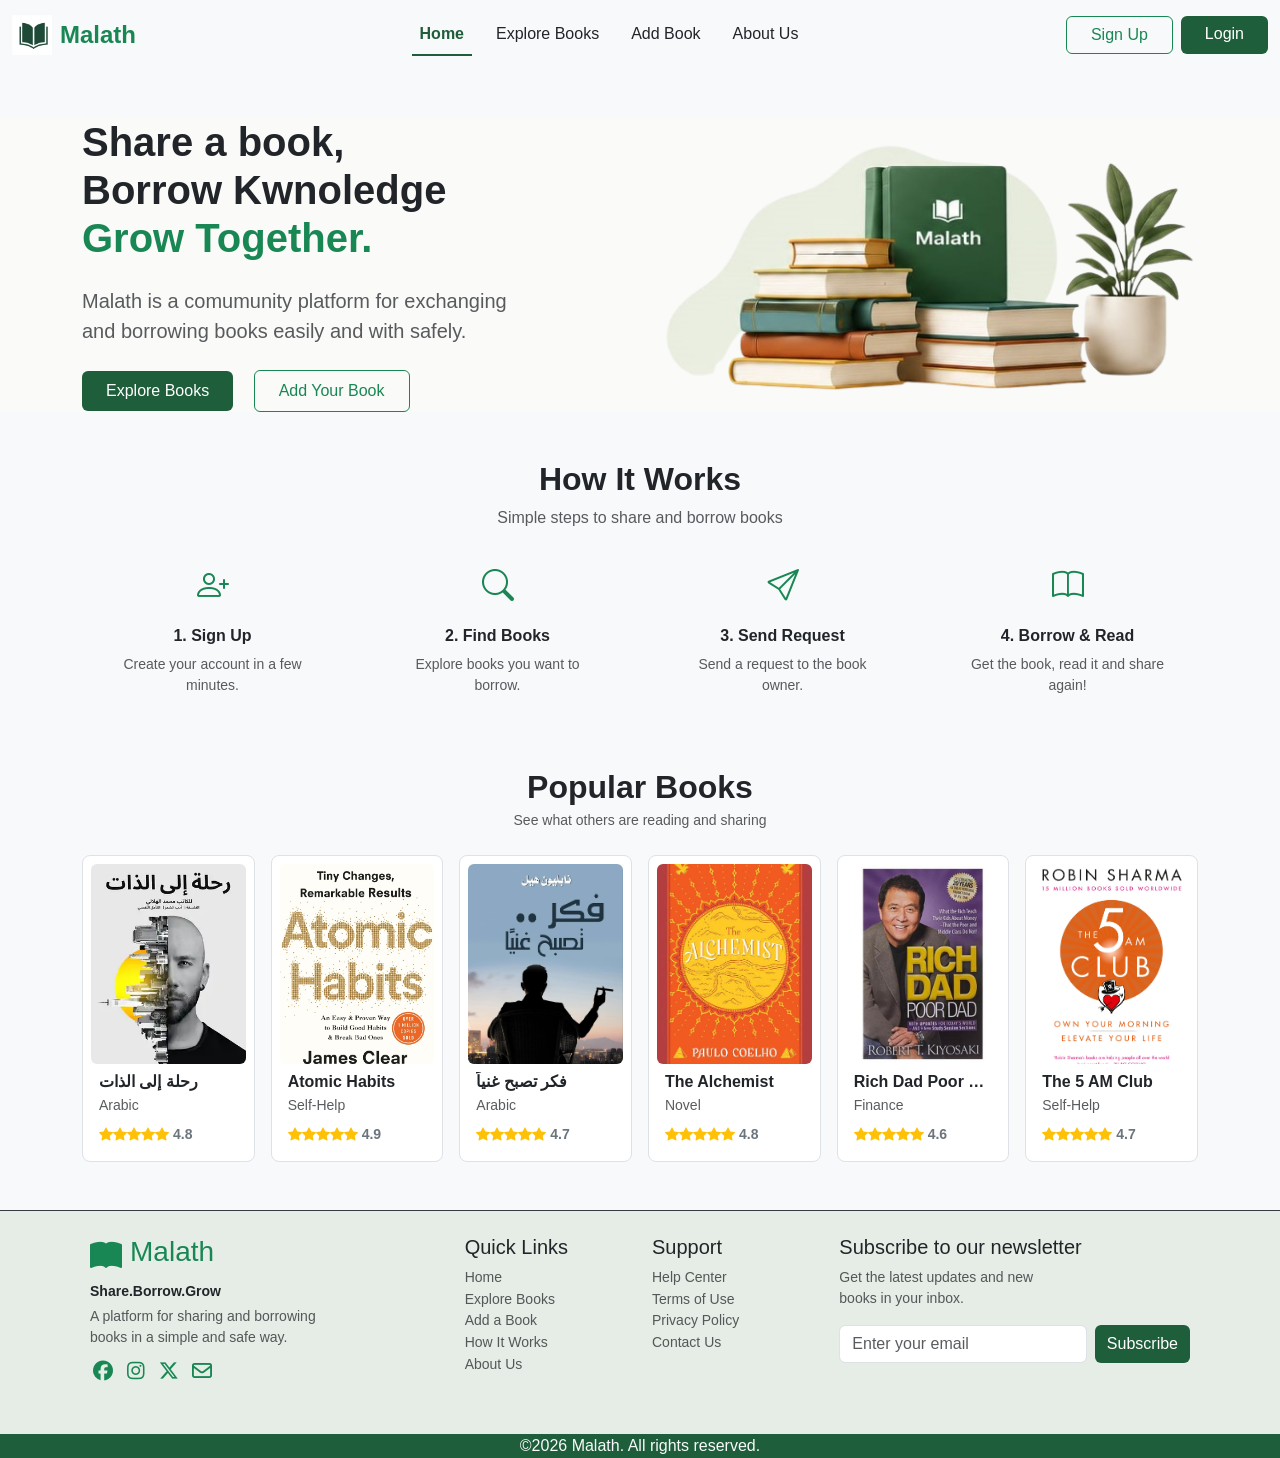
<file: index.html>
<!doctype html>
<html lang="en">

<head>
  <meta charset="UTF-8" />
  <meta name="viewport" content="width=device-width, initial-scale=1.0" />
  <title>Malath</title>
  <!--FontAwesome-->
    <link rel="stylesheet" href="./css/all.min.css">
    <!--Bootstrap Link-->
    <link href="https://cdn.jsdelivr.net/npm/bootstrap@5.3.8/dist/css/bootstrap.min.css" rel="stylesheet"
        integrity="sha384-sRIl4kxILFvY47J16cr9ZwB07vP4J8+LH7qKQnuqkuIAvNWLzeN8tE5YBujZqJLB" crossorigin="anonymous"> 
    <!--Bootstrap Icons-->
  <link rel="stylesheet" href="https://cdn.jsdelivr.net/npm/bootstrap-icons@1.11.3/font/bootstrap-icons.min.css">
        <!--CSS File-->
    <link rel="stylesheet" href="./css/style.css">
</head>

<body>
  <!--Start Nav-->
  <nav class="navbar navbar-expand-lg navbar-light bg-light ">
    <div class="container-fluid">

      <a class="navbar-brand d-flex align-items-center" href="#">
        <img src="./assets/logo.png" alt="malath" height="40" class="me-2">
        <div>
          <span class="fw-bold brand-color fs-4 d-block lh-1 text-green ">Malath</span>
        </div>
      </a>
      <button class=" navbar-toggler" type="button" data-bs-toggle="collapse" data-bs-target="#navbarContent"
        aria-controls="navbarContent" aria-expanded="false" aria-label="Toggle navigation">
        <span class="navbar-toggler-icon"></span>
      </button>

      <div class=" collapse navbar-collapse" id="navbarContent">
        <ul class="links navbar-nav nav-underline mx-auto mb-2 mb-lg-0 gap-lg-3 text-nowrap px-4">
          <li class="nav-item">
            <a class="nav-link text-dark active" href="./index.html">Home</a>
          </li>
          <li class="nav-item">
            <a class="nav-link text-dark" href="./explore.html">Explore Books</a>
          </li>
          <li class="nav-item">
            <a class="nav-link text-dark" href="./addBooks.html">Add Book </a>
          </li>
          <li class="nav-item">
            <a class="nav-link text-dark" href="./about.html">About Us</a>
          </li>
        </ul>
        <div class="r-nav  d-flex  gap-2 my-1">
          <div class="r-nav  d-flex  gap-2 my-1">
          <a class="btn btn-outline-success px-4 text-nowrap" href="./sign-up.html">Sign Up</a>
        </div>
        <div class="r-nav  d-flex  gap-2 my-1">
          <a class="btn btn-success px-4 text-nowrap" href="./login.html">Login</a>
        </div>
        </div>
      </div>

    </div>
  </nav>
  <!--End Nav-->

  <!-- content -->
  <section class="hero my-5">
    <div class="container">
      <div class="row align-items-center">
        <!-- Text -->
        <div class="col-lg-6 col-md-6 col-sm-12 text-center text-md-start">
          <h1 class="display-6 fw-bold">
            Share a book,<br />
            Borrow Kwnoledge <br />
            <span class="text-green"> Grow Together.</span>
          </h1>

          <p class="lead text-muted my-4">
            Malath is a comumunity platform for exchanging <br />
            and borrowing books easily and with safely.
          </p>

          <a href="./explore.html" class="me-3"><button class="btn btn-success px-4 py-2">Explore Books</button></a>

          <a href="./addBooks.html"><button class="btn btn-outline-success px-4 py-2">Add Your Book</button></a>
        </div>

        <!-- Image -->

        <div class="col-lg-6 col-md-6 text-center mt-5 mt-md-0">
          <img class="w-100" src="assets\hero section photo.png" alt="Books" />

        </div>
      </div>
    </div>
  </section>
  <!--end content-->


  <!--start section-->
  <section id="how-it-works" class="my-5">
    <div class="container text-center">
      <h2 class="fw-bold">How It Works</h2>
      <p class="text-muted mb-2">Simple steps to share and borrow books</p>

      <div class="row g-4">
        <!-- Step 1 -->
        <div class="col-12 col-sm-6 col-md-3">
          <div class="p-4 bg-light rounded-4 h-100 d-flex flex-column align-items-center text-center">
            <div class="icon-box mb-3">
              <i class="bi bi-person-plus fs-2 text-success"></i>
            </div>
            <h5 class="fw-bold fs-6">1. Sign Up</h5>
            <p class="text-muted small mb-0">
              Create your account in a few minutes.
            </p>
          </div>
        </div>

        <!-- Step 2 -->
        <div class="col-12 col-sm-6 col-md-3">
          <div class="p-4 bg-light rounded-4 h-100 d-flex flex-column align-items-center text-center">
            <div class="icon-box mb-3">
              <i class="bi bi-search fs-2 text-success"></i>
            </div>
            <h5 class="fw-bold fs-6">2. Find Books</h5>
            <p class="text-muted small mb-0">
              Explore books you want to borrow.
            </p>
          </div>
        </div>

        <!-- Step 3 -->
        <div class="col-12 col-sm-6 col-md-3">
          <div class="p-4 bg-light rounded-4 h-100 d-flex flex-column align-items-center text-center">
            <div class="icon-box mb-3">
              <i class="bi bi-send fs-2 text-success"></i>
            </div>
            <h5 class="fw-bold fs-6">3. Send Request</h5>
            <p class="text-muted small mb-0">
              Send a request to the book owner.
            </p>
          </div>
        </div>

        <!-- Step 4 -->
        <div class="col-12 col-sm-6 col-md-3">
          <div class="p-4 bg-light rounded-4 h-100 d-flex flex-column align-items-center text-center">
            <div class="icon-box mb-3">
              <i class="bi bi-book fs-2 text-success"></i>
            </div>
            <h5 class="fw-bold fs-6">4. Borrow & Read</h5>
            <p class="text-muted small mb-0">
              Get the book, read it and share again!
            </p>
          </div>
        </div>
      </div>
    </div>
  </section>
  <!-- end section-->

  <!-- start section-->
   <section class="popular-books my-5">
    <div class="container text-center">
      
      
      <h2 class="fw-bold mb-1">Popular Books</h2>
      <p class="text-muted small mb-4">See what others are reading and sharing</p>

   
      <div class="row row-cols-2 row-cols-md-3 row-cols-lg-6 g-3 mb-4">
        
        <!-- Book 1 -->
        <div class="col">
          <div class="card h-100 p-2 text-start border rounded-3 book-card">
           <img src="assets/fd49c64cd67feb0db1d11f3d95d649ee.jpg.webp" class="card-img-top rounded-2 w-100 object-fit-cover" style="height: 200px;"alt="رحله الي الذات">
        
            <div class="card-body p-2 d-flex flex-column justify-content-between">
              <div>
                <h6 class="card-title fw-bold text-dark text-truncate mb-1">رحلة إلى الذات</h6>
                <p class="card-text text-muted small mb-2">Arabic</p>
              </div>
              <div class="d-flex align-items-center gap-1 small fw-semibold text-secondary">
                <span class="text-warning"><i class="bi bi-star-fill"></i><i class="bi bi-star-fill"></i><i class="bi bi-star-fill"></i><i class="bi bi-star-fill"></i><i class="bi bi-star-fill"></i></span>
                <span>4.8</span>
              </div>
            </div>
          </div>
        </div>

        <!-- Book 2 -->
        <div class="col">
          <div class="card h-100 p-2 text-start border rounded-3 book-card">
            <img src="assets/s-l1600.webp" class="card-img-top book-img rounded-2 w-100 object-fit-cover" style="height: 200px;"alt="Atomic Habits">
            <div class="card-body p-2 d-flex flex-column justify-content-between">
              <div>
                <h6 class="card-title fw-bold text-dark text-truncate mb-1">Atomic Habits</h6>
                <p class="card-text text-muted small mb-2">Self-Help</p>
              </div>
              <div class="d-flex align-items-center gap-1 small fw-semibold text-secondary">
                <span class="text-warning"><i class="bi bi-star-fill"></i><i class="bi bi-star-fill"></i><i class="bi bi-star-fill"></i><i class="bi bi-star-fill"></i><i class="bi bi-star-fill"></i></span>
                <span>4.9</span>
              </div>
            </div>
          </div>
        </div>

        <!-- Book 3 -->
        <div class="col">
          <div class="card h-100 p-2 text-start border rounded-3 book-card">
            <img src="assets/71iksXl5eEL._UF1000,1000_QL80_.jpg" class="card-img-top book-img rounded-2 w-100 object-fit-cover" style="height: 200px;" alt="فكر تصبح غنياً">
            <div class="card-body p-2 d-flex flex-column justify-content-between">
              <div>
                <h6 class="card-title fw-bold text-dark text-truncate mb-1">فكر تصبح غنياً</h6>
                <p class="card-text text-muted small mb-2">Arabic</p>
              </div>
              <div class="d-flex align-items-center gap-1 small fw-semibold text-secondary">
                <span class="text-warning"><i class="bi bi-star-fill"></i><i class="bi bi-star-fill"></i><i class="bi bi-star-fill"></i><i class="bi bi-star-fill"></i><i class="bi bi-star-fill"></i></span>
                <span>4.7</span>
              </div>
            </div>
          </div>
        </div>

        <!-- Book 4 -->
        <div class="col">
          <div class="card h-100 p-2 text-start border rounded-3 book-card">
            <img src="assets/images.jpg" class="card-img-top book-img rounded-2 w-100 object-fit-cover" style="height: 200px;" alt="The Alchemist">
            <div class="card-body p-2 d-flex flex-column justify-content-between">
              <div>
                <h6 class="card-title fw-bold text-dark text-truncate mb-1">The Alchemist</h6>
                <p class="card-text text-muted small mb-2">Novel</p>
              </div>
              <div class="d-flex align-items-center gap-1 small fw-semibold text-secondary">
                <span class="text-warning"><i class="bi bi-star-fill"></i><i class="bi bi-star-fill"></i><i class="bi bi-star-fill"></i><i class="bi bi-star-fill"></i><i class="bi bi-star-fill"></i></span>
                <span>4.8</span>
              </div>
            </div>
          </div>
        </div>

        <!-- Book 5 -->
        <div class="col">
          <div class="card h-100 p-2 text-start border rounded-3 book-card">
            <img src="assets/1.jpg" class="card-img-top book-img rounded-2 w-100 object-fit-cover" style="height: 200px;"alt="Rich Dad Poor Dad">
            <div class="card-body p-2 d-flex flex-column justify-content-between">
              <div>
                <h6 class="card-title fw-bold text-dark text-truncate mb-1">Rich Dad Poor Dad</h6>
                <p class="card-text text-muted small mb-2">Finance</p>
              </div>
              <div class="d-flex align-items-center gap-1 small fw-semibold text-secondary">
                <span class="text-warning"><i class="bi bi-star-fill"></i><i class="bi bi-star-fill"></i><i class="bi bi-star-fill"></i><i class="bi bi-star-fill"></i><i class="bi bi-star-fill"></i></span>
                <span>4.6</span>
              </div>
            </div>
          </div>
        </div>

        <!-- Book 6 -->
        <div class="col">
          <div class="card h-100 p-2 text-start border rounded-3 book-card">
            <img src="assets/712VrOZ60zL.jpg" class="card-img-top book-img rounded-2 w-100 object-fit-cover" style="height: 200px;" alt="The 5 AM Club">
            <div class="card-body p-2 d-flex flex-column justify-content-between">
              <div>
                <h6 class="card-title fw-bold text-dark text-truncate mb-1">The 5 AM Club</h6>
                <p class="card-text text-muted small mb-2">Self-Help</p>
              </div>
              <div class="d-flex align-items-center gap-1 small fw-semibold text-secondary">
                <span class="text-warning"><i class="bi bi-star-fill"></i><i class="bi bi-star-fill"></i><i class="bi bi-star-fill"></i><i class="bi bi-star-fill"></i><i class="bi bi-star-fill"></i></span>
                <span>4.7</span>
              </div>
            </div>
          </div>
        </div>

      </div>

      <!--كود الزرار-->
    </div>
  </section>


   <!--Start Footer-->
  <footer class="p-3 bg-section">
    <div class="container">
      <div class="row  justify-content-md-between justify-content-lg-center align-items-start p-2">

        <div class="col-sm-6 col-lg-4 mb-4">
          <div class="d-flex align-items-center ">
            <i class="bi bi-book-fill fs-2 me-2 text-green d-flex  justify-content-center align-items-start"></i>
            <h3 class="text-green">Malath</h3>
          </div>
          <div class="fs-14">
            <p class="fw-bold my-1">Share.Borrow.Grow</p>
            <p class="text-muted mb-2">A platform for sharing and borrowing <br> books in a simple and safe
              way.</p>
          </div>
          <div class="icons m-0">
            <a href="#" class="text-green fs-5"><i class="fa-brands fa-facebook me-1"></i></a>
            <a href="#" class="text-green fs-5"><i class="fa-brands fa-instagram me-1"></i></a>
            <a href="#" class="text-green fs-5"><i class="fa-brands fa-x-twitter me-1"></i></a>
            <a href="#" class="text-green fs-5"><i class="fa-regular fa-envelope me-1"></i></a>
          </div>
        </div>

        <div class="col-sm-6 col-lg-2 mb-2">
          <h5>Quick Links</h5>
          <ul class="list-unstyled">
            <li><a href="#" class="text-decoration-none text-muted fs-14">Home</a></li>
            <li><a href="#" class="text-decoration-none text-muted fs-14">Explore Books</a></li>
            <li><a href="#" class="text-decoration-none text-muted fs-14">Add a Book</a></li>
            <li><a href="#" class="text-decoration-none text-muted fs-14">How It Works</a></li>
            <li><a href="#" class="text-decoration-none text-muted fs-14">About Us</a></li>
          </ul>
        </div>

        <div class="col-sm-6 col-lg-2  mb-2">
          <h5>Support</h5>
          <ul class="list-unstyled">
            <li><a href="#" class="text-decoration-none text-muted fs-14">Help Center</a></li>
            <li><a href="#" class="text-decoration-none text-muted fs-14">Terms of Use</a></li>
            <li><a href="#" class="text-decoration-none text-muted fs-14">Privacy Policy</a></li>
            <li><a href="#" class="text-decoration-none text-muted fs-14">Contact Us</a></li>
          </ul>
        </div>

        <div class="col-sm-6 col-lg-4 ">
          <div class="info">
            <h5>Subscribe to our newsletter</h5>
            <p class="fs-14 text-muted">Get the latest updates and new <br> books in your inbox.</p>
          </div>

          <form class="d-flex">
            <input type="email" placeholder="Enter your email" "
                  class=" form-control w-75 me-2">
            <input type="submit" value="Subscribe" class="btn btn-success">
          </form>
        </div>


      </div>
    </div>
  </footer>
  <p class="text-center bg-success my-0 text-light copy-right">&copy;2026 Malath. All rights reserved.</p>
  <!-- End Footer -->

  <!--Bootstrape-->
  <script src="https://cdn.jsdelivr.net/npm/bootstrap@5.3.8/dist/js/bootstrap.bundle.min.js"
    integrity="sha384-FKyoEForCGlyvwx9Hj09JcYn3nv7wiPVlz7YYwJrWVcXK/BmnVDxM+D2scQbITxI"
    crossorigin="anonymous"></script>

    <!--JS File-->
    <script src="./js/main.js"></script>

</body>

</html>
</file>
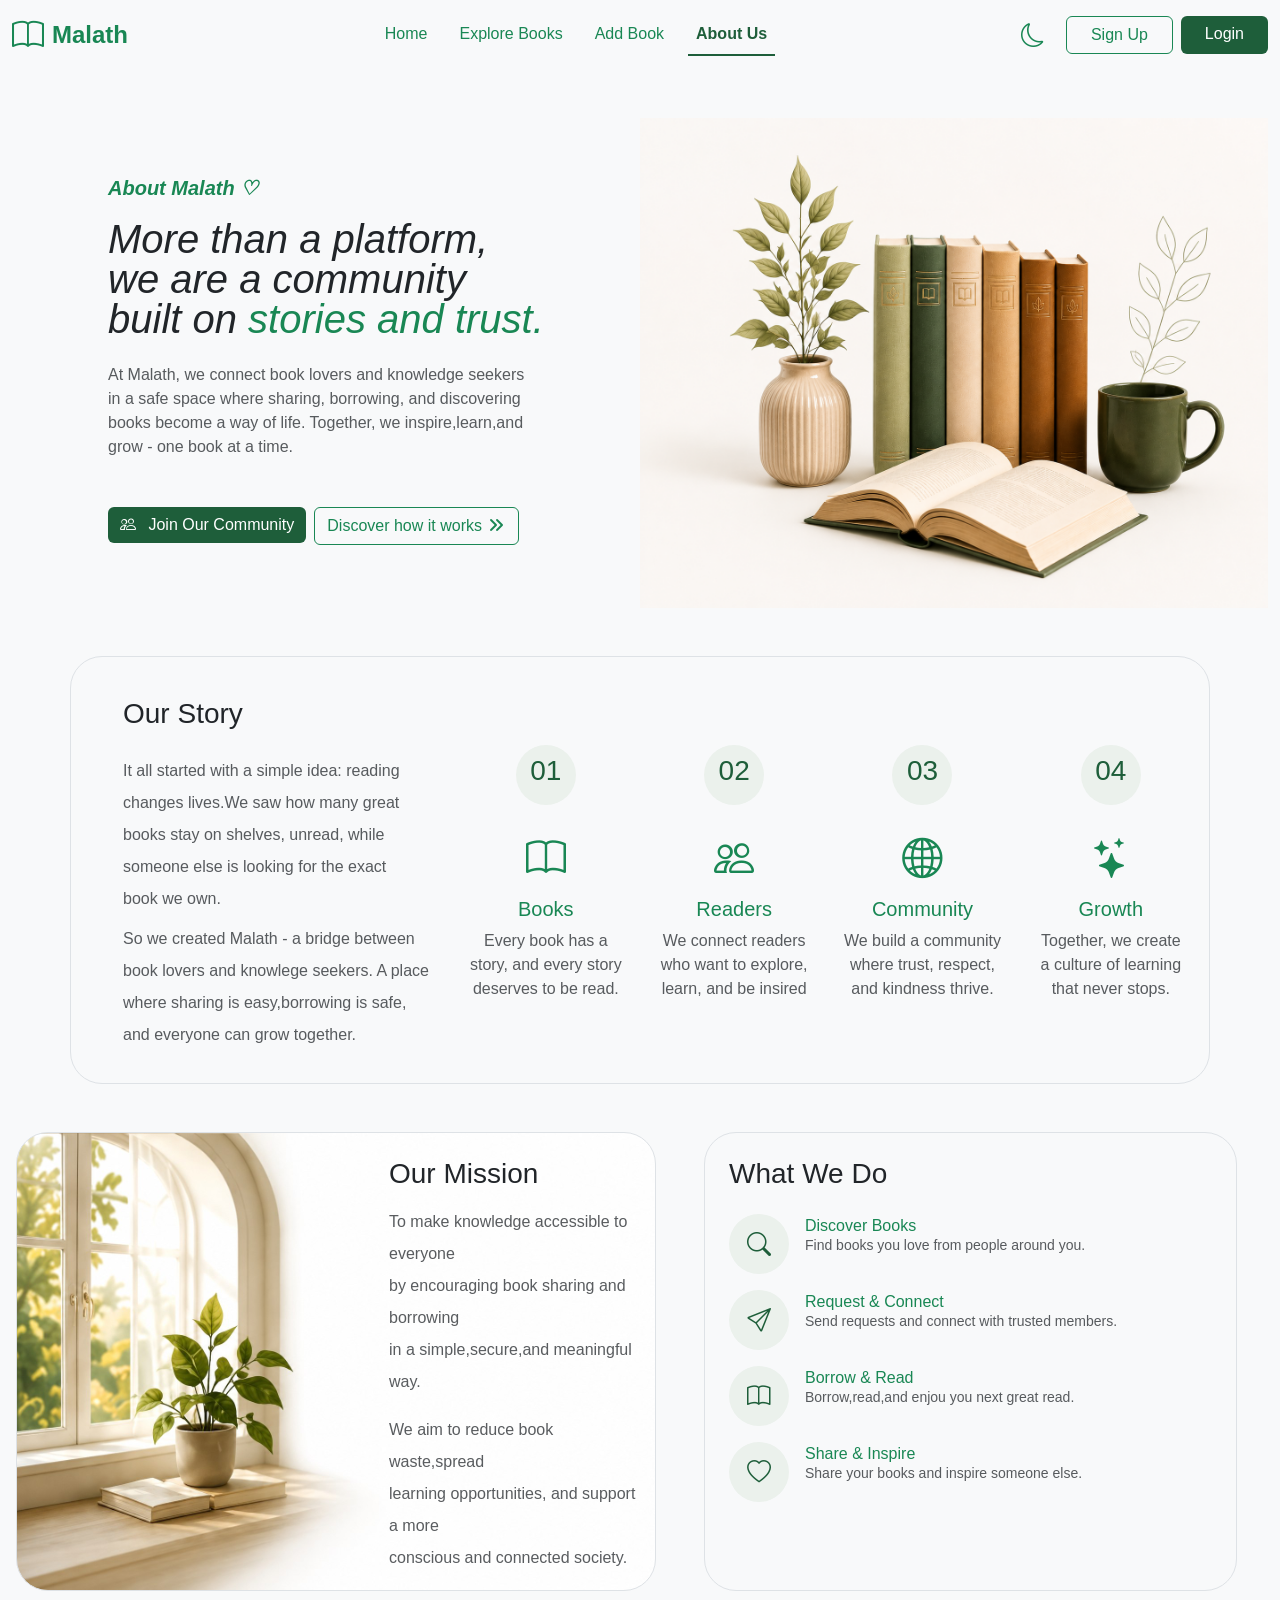
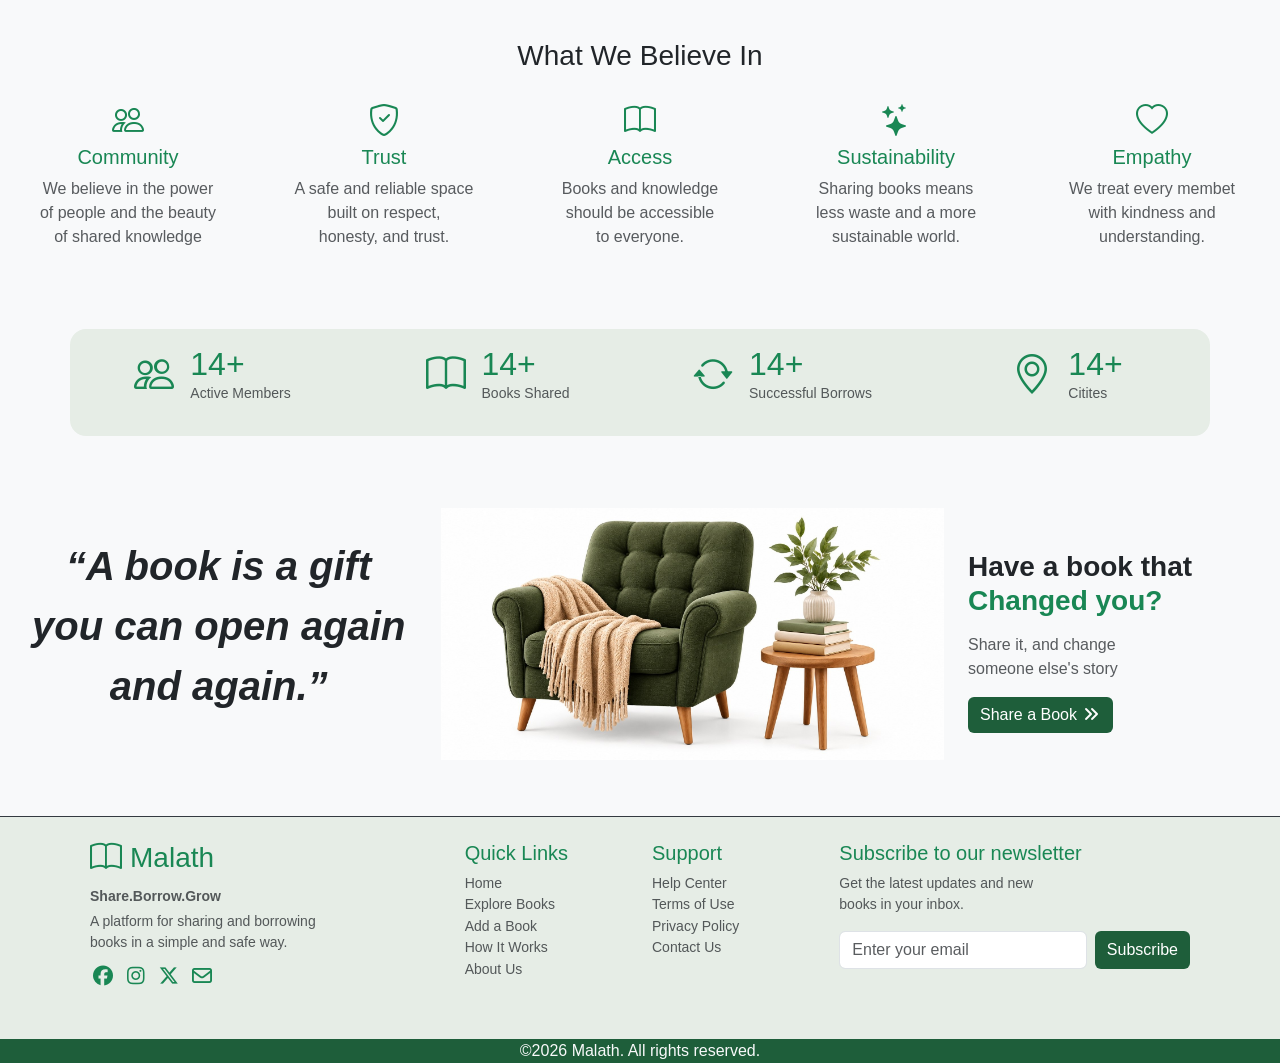
<file: about.html>
<!DOCTYPE html>
<html lang="en">
  <head>
  <meta charset="UTF-8">
  <meta name="viewport" content="width=device-width, initial-scale=1.0">
  <title>About Us</title>
  <!--FontAwesome-->
  <link rel="stylesheet" href="./css/all.min.css">
  <!--Bootstrap Link-->
  <link href="https://cdn.jsdelivr.net/npm/bootstrap@5.3.8/dist/css/bootstrap.min.css" rel="stylesheet" integrity="sha384-sRIl4kxILFvY47J16cr9ZwB07vP4J8+LH7qKQnuqkuIAvNWLzeN8tE5YBujZqJLB" crossorigin="anonymous">
  <!--Bootstrap Icons-->
  <link rel="stylesheet" href="https://cdn.jsdelivr.net/npm/bootstrap-icons@1.11.3/font/bootstrap-icons.min.css">
  <!--CSS File-->
  <link rel="stylesheet" href="./css/style.css">
</head>

<body class="">
  

  <!--Start Nav-->
  <nav id="navbar" class="navbar navbar-expand-lg bg-light navbar-light">
    <div class="container-fluid">

      <a class="navbar-brand d-flex align-items-center" href="./index.html">
        <i class="bi bi-book fs-2 me-2 text-green d-flex  justify-content-center align-items-start"></i>
        <!--<img src="./assets/logo.png" alt="malath" height="40" class="me-2">-->
        <div>
          <span class="fw-bold brand-color fs-4 d-block lh-1 text-green">Malath</span>
        </div>
      </a>
      <button class=" navbar-toggler" type="button" data-bs-toggle="collapse" data-bs-target="#navbarContent" aria-controls="navbarContent" aria-expanded="false" aria-label="Toggle navigation">
        <span class="navbar-toggler-icon"></span>
      </button>

      <div class=" collapse navbar-collapse" id="navbarContent">
        <ul class="links navbar-nav nav-underline mx-auto mb-2 mb-lg-0 gap-lg-3 text-nowrap px-4">
          <li class="nav-item">
            <a class="nav-link text-green text" href="./index.html">Home</a>
          </li>
          <li class="nav-item">
            <a class="nav-link text-green text" href="./explore.html">Explore Books</a>
          </li>
          <li class="nav-item">
            <a class="nav-link text-green text" href="./addBooks.html">Add Book </a>
          </li>
          <li class="nav-item">
            <a class="nav-link text-green active text" href="./about.html">About Us</a>
          </li>
        </ul>
        <div class="r-nav  d-flex  gap-2 my-1">
          <i id="themeBtn" class="bi btn text-green fs-4 bi-moon d-flex justify-content-center align-items-center"></i>
          <div class="r-nav  d-flex  gap-2 my-1">
          <a class="btn btn-outline-success px-4 text-nowrap" href="./sign-up.html">Sign Up</a>
        </div>
        <div class="r-nav  d-flex  gap-2 my-1">
          <a class="btn btn-success px-4 text-nowrap" href="./login.html">Login</a>
        </div>
        </div>
      </div>

    </div>
  </nav>
  <!--End Nav-->

  <!--Start Landing Section-->
  <section class="landing d-flex justify-content-md-between align-items-center flex-lg-row container-fluid my-5">

    <div class="info ms-lg-4 p-4">
      <div class="ms-lg-5 text-center text-md-start">

        <p class="fst-italic fs-5 text-green fw-semibold">About Malath <span class="heart">♡</span></p>
        <h1 class="mb-4 lh-1 fst-italic">More than a platform, <br> we are a community <br>built on <span class="text-green">stories and trust.</span></h1>
        <p class="mb-5 text-muted paragraph">At Malath, we connect book lovers and knowledge <br class="d-block d-lg-none">seekers <br class="d-none d-lg-block"> in a safe space where sharing, borrowing, <br class="d-block d-lg-none"> and discovering <br class="break d-none d-lg-block">books become a way of life.<br class="d-block d-lg-none"> Together, we inspire,learn,and <br class="break d-none d-lg-block"> grow - <br class="d-block d-lg-none"> one book at a time.</p>

        <div class="mb-2 d-flex container-fluid ps-0">
          <a href="./sign-up.html"><button class="btn btn-success me-2"><i class="bi bi-people me-2"></i> Join Our Community</button></a>
          <a href="./index.html#how-it-works"><button class="btn btn-outline-success">Discover how it works <i class="fa-solid fa-angles-right"></i></button></a>
        </div>

      </div>
    </div>


    <div class="landing-image w-50 my-md-auto bg-dark">
      <img src="./assets/landing-light.png" alt="Landing" class="w-100" id="landing-img"/>
    </div>
  </section>
  <!--End Landing Section-->

  <!--Start Story Section-->
  <section class="story container-lg container-md-fluid my-5  p-3 border border-1 rounded-5">
    <div class="row">

      <div class="left col-md-4 col-lg-4 ps-md-5 text-center text-md-start">
        <h3 class="my-4">Our Story</h3>
        <p class="lh-lg mb-md-5 mb-lg-2 text-muted paragraph">It all started with a simple idea: reading <br class=" d-sm-block d-md-none d-lg-block"> changes lives.We saw how many great <br class="d-sm-block d-md-none d-lg-block"> books stay on shelves, unread, while <br class="d-sm-block d-md-none d-lg-block">someone else is looking for the exact <br class="d-sm-block d-md-none d-lg-block"> book we own.</p>
        <p class="lh-lg text-muted paragraph">So we created Malath - a bridge between <br class="d-sm-block d-md-none d-lg-block">book lovers and knowlege seekers. A place <br class="d-sm-block d-md-none d-lg-block">where sharing is easy,borrowing is safe, <br class="d-sm-block d-md-none d-lg-block">and everyone can grow together.</p>
      </div>


      <div class="right col-md-8 col-lg-8">
        <div class="row mt-lg-5 justify-content-center align-items-center">


          <div class="col-md-6 col-lg-3 text-center ms-auto">
            <div class="count mx-auto my-4">
              <h3>01</h3>
            </div>
            <i class="bi bi-book fs-1 text-green"></i>
            <h5 class="text-green mt-2">Books</h5>
            <p class="mb-lg-5 text-muted paragraph">Every book has a <br>story, and every story <br>deserves to be read.</p>
          </div>



          <div class="col-md-6 col-lg-3 text-center  ms-auto">
            <div class="count mx-auto my-4">
              <h3>02</h3>
            </div>
            <i class="bi bi-people fs-1 text-green"></i>
            <h5 class="text-green mt-2">Readers</h5>
            <p class="mb-lg-5 text-muted paragraph">We connect readers <br> who want to explore, <br> learn, and be insired</p>
          </div>


          <div class="col-md-6 col-lg-3 text-center ms-auto">
            <div class="count mx-auto my-4">
              <h3>03</h3>
            </div>
            <i class="bi bi-globe2 fs-1 text-green"></i>
            <h5 class="text-green mt-2">Community</h5>
            <p class="mb-lg-5 text-muted paragraph">We build a community <br> where trust, respect, <br> and kindness thrive.</p>
          </div>



          <div class="col-md-6 col-lg-3 text-center ms-auto">
            <div class="count mx-auto my-4">
              <h3>04</h3>
            </div>
            
            <i class="bi bi-stars fs-1 text-green"></i>
            <h5 class="text-green mt-2">Growth</h5>
            <p class="mb-lg-5 text-muted paragraph">Together, we create <br> a culture of learning <br> that never stops.</p>
          </div>

        </div>
      </div>
    </div>



  </section>
  <!--End Story Section-->

  <!--Start Mission Section -->
  <section class="container-fluid my-5">
    <div class="row column-gap-5">

      <div id="mission" class="col-lg-6 border border-1 rounded-5 ms-lg-3">

        <div id="description" class="pt-4">
          <h3 class="mb-3">Our Mission</h3>
          <p class="lh-lg text-muted paragraph">To make knowledge accessible to everyone <br> by encouraging book sharing and borrowing <br> in a simple,secure,and meaningful way.</p>
          <p class="lh-lg text-muted paragraph">We aim to reduce book waste,spread <br>learning opportunities, and support a more<br> conscious and connected society.</p>
        </div>
      </div>



      <div class="we-do col-lg-5 pt-4 border border-1 rounded-5 ps-md-4">
        <h3>What We Do</h3>
        <div class="info my-4">

          <div class="box d-flex align-items-center my-3 ">
            <i class="bi bi-search count me-3 fs-4"></i>
            <div>
              <h6 class="text-green my-0">Discover Books</h6>
              <p class="fs-14 text-muted paragraph">Find books you love from people around you.</p>
            </div>
          </div>


          <div class="box d-flex align-items-center my-3">
            <i class="bi bi-send count fs-4 me-3"></i>
            <div>
              <h6 class="text-green my-0">Request &amp; Connect</h6>
              <p class="fs-14 text-muted paragraph">Send requests and connect with trusted members.</p>
            </div>
          </div>



          <div class="box d-flex align-items-center my-3">
            <i class="bi bi-book count fs-4 me-3"></i>
            <div>
              <h6 class="text-green my-0">Borrow &amp; Read</h6>
              <p class="fs-14 text-muted paragraph">Borrow,read,and enjou you next great read.</p>
            </div>
          </div>


          <div class="box d-flex align-items-center my-3">
            <i class="bi bi-heart count fs-4 me-3"></i>
            <div>
              <h6 class="text-green my-0">Share &amp; Inspire</h6>
              <p class="fs-14 text-muted paragraph">Share your books and inspire someone else.</p>
            </div>
          </div>


        </div>
      </div>
    </div>
  </section>
  <!--Start Mission Section-->

  <!--Start Believe Section -->
  <section class="text-center my-5">
    <h3 class="mb-4">What We Believe In</h3>
    <div class="container-fluid">
      <div class="row justify-content-around">

        <div class="col-md-2">
          <i class="bi bi-people text-green fs-2"></i>
          <h5 class="text-green">Community</h5>
          <p class="text-muted paragraph">We believe in the power <br> of people and the beauty <br> of shared knowledge</p>
        </div>


        <div class="col-md-2">
          <i class="bi bi-shield-check text-green fs-2"></i>
          <h5 class="text-green">Trust</h5>
          <p class="text-muted paragraph">A safe and reliable space <br> built on respect, <br> honesty, and trust.</p>
        </div>



        <div class="col-md-2">
          <i class="bi bi-book text-green fs-2"></i>
          <h5 class="text-green">Access</h5>
          <p class="text-muted paragraph">Books and knowledge <br>should be accessible <br> to everyone.</p>
        </div>



        <div class="col-md-2">
          <i class="bi bi-stars text-green fs-2"></i>
          <h5 class="text-green">Sustainability</h5>
          <p class="text-muted paragraph">Sharing books means <br> less waste and a more <br> sustainable world.</p>
        </div>



        <div class="col-md-2">
          <i class="bi bi-heart text-green fs-2"></i>
          <h5 class="text-green">Empathy</h5>
          <p class="text-muted paragraph">We treat every membet <br> with kindness and <br>understanding.</p>
        </div>
      </div>



    </div>
  </section>
  <!--End Believe Section -->

  <!--Start Stats-->
  <section class="container my-5 py-3 counter-section">
    <div id="stats" class="row align-items-center justify-content-between bg-section py-3 rounded-4 row-gap-2">

      <div class=" col-6 col-md-3 col-lg-3 d-flex justify-content-center align-self-center">
        <i class="bi bi-people  fs-1 me-3 stat text-green"></i>
        <div class="description">
          <h5 class="counter mb-0 fs-2 stat text-green" data-target="200">0+</h5>
          <p class="fs-14 text-muted paragraph">Active Members</p>
        </div>
      </div>


      <div class="col-6 col-md-3 col-lg-3 d-flex justify-content-center">
        <i class="bi bi-book text-green fs-1 me-3 stat text-green"></i>
        <div class="description">
          <h5 class="counter mb-0 fs-2 text-green stat text-green"data-target="150">0+</h5>
          <p class="fs-14 text-muted paragraph">Books Shared</p>
        </div>
      </div>



      <div class="col-6 col-md-3 col-lg-3 d-flex justify-content-center">
        <i class="bi bi-arrow-repeat text-green fs-1 me-3 stat text-green"></i>
        <div class="description">
          <h5 class="counter mb-0 fs-2 text-green stat text-green"data-target="100">0+</h5>
          <p class="fs-14 text-muted paragraph">Successful Borrows</p>
        </div>
      </div>




      <div class="col-6 col-md-3 col-lg-3 d-flex justify-content-center">
        <i class="bi bi-geo-alt text-green fs-1 me-3 stat text-green"></i>
        <div class="description">
          <h5 class="counter mb-0 fs-2 text-green stat text-green"data-target="20">0+</h5>
          <p class="fs-14 text-muted paragraph">Citites</p>
        </div>
      </div>




    </div>
  </section>
  <!--End Stats-->

  <!--Start Last Section-->
  <section class="mb-5 container-fluid my-5">
    <div class="row p-2 justify-content-around align-items-center">

      <div class="col-md-4 col-lg-4 text-center mb-3">
        <q class="fs-1 fw-semibold fst-italic">A book is a gift <br class="d-none d-lg-block">you can open again <br class="d-none d-lg-block"> and again.</q>
      </div>

      <div class="col-md-5 col-lg-5">
        <img src="./assets/chair-light.jpg" alt="" class="w-100" id="last-section">
      </div>

      <div class="col-md-3 col-lg-3 text-center text-md-start mt-3">
        <h3 class="fw-semibold mb-3">Have a book that <br> <span class="text-green">Changed you?</span></h3>
        <p class="mb-3 text-muted paragraph">Share it, and change <br>someone else's story</p>
        <a href="./addBooks.html"><button class="btn btn-success">Share a Book <i class="fa-solid fa-angles-right"></i></button></a>
      </div>
    </div>

  </section>
  <!--End Last Section-->

  <!--Start Footer-->
  <footer id="footer" class="px-1 py-3 bg-section">
    <div class="container">
      <div class="row  justify-content-md-between justify-content-lg-center align-items-start p-2">

        <div class="col-sm-6 col-lg-4 mb-4">
          <div class="d-flex align-items-start ">
            <i class="bi bi-book fs-2 me-2 text-green d-flex  justify-content-center align-items-center"></i>
            <h3 class="text-green">Malath</h3>
          </div>
          <div class="fs-14">
            <p class="fw-bold my-1 text-muted paragraph">Share.Borrow.Grow</p>
            <p class="mb-2 text-muted paragraph">A platform for sharing and borrowing <br> books in a simple and safe
              way.</p>
          </div>
          <div class="icons m-0">
            <a href="#" class="text-green fs-5"><i class="fa-brands fa-facebook me-1"></i></a>
            <a href="#" class="text-green fs-5"><i class="fa-brands fa-instagram me-1"></i></a>
            <a href="#" class="text-green fs-5"><i class="fa-brands fa-x-twitter me-1"></i></a>
            <a href="#" class="text-green fs-5"><i class="fa-regular fa-envelope me-1"></i></a>
          </div>
        </div>

        <div class="col-sm-6 col-lg-2 mb-2">
          <h5 class="text-green">Quick Links</h5>
          <ul class="list-unstyled text">
            <li><a href="./index.html" class="text-decoration-none text-muted paragraph fs-14">Home</a></li>
            <li><a href="./explore.html" class="text-decoration-none text-muted paragraph fs-14">Explore Books</a></li>
            <li><a href="./addBooks.html" class="text-decoration-none text-muted paragraph fs-14">Add a Book</a></li>
            <li><a href="#how-it-works" class="text-decoration-none text-muted paragraph fs-14">How It Works</a></li>
            <li><a href="./about.html" class="text-decoration-none text-muted paragraph fs-14">About Us</a></li>
          </ul>
        </div>

        <div class="col-sm-6 col-lg-2  mb-2">
          <h5 class="text-green">Support</h5>
          <ul class="list-unstyled">
            <li><a href="#" class="text-decoration-none text-muted paragraph fs-14">Help Center</a></li>
            <li><a href="#" class="text-decoration-none text-muted paragraph fs-14">Terms of Use</a></li>
            <li><a href="#" class="text-decoration-none text-muted paragraph fs-14">Privacy Policy</a></li>
            <li><a href="#" class="text-decoration-none text-muted paragraph fs-14">Contact Us</a></li>
          </ul>
        </div>

        <div class="col-sm-6 col-lg-4 ">
          <div class="info">
            <h5 class="text-green">Subscribe to our newsletter</h5>
            <p class="fs-14 text-muted paragraph">Get the latest updates and new <br> books in your inbox.</p>
          </div>

          <form class="d-flex">
            <input type="email" placeholder="Enter your email" "="" class=" form-control w-75 me-2">
            <input type="submit" value="Subscribe" class="btn btn-success">
          </form>
        </div>


      </div>
    </div>
  </footer>
  <p class="text-center bg-success my-0 text-light copy-right">©2026 Malath. All rights reserved.</p>
  <!-- End Footer -->

  <!--Bootstrape-->
  <script src="https://cdn.jsdelivr.net/npm/bootstrap@5.3.8/dist/js/bootstrap.bundle.min.js" integrity="sha384-FKyoEForCGlyvwx9Hj09JcYn3nv7wiPVlz7YYwJrWVcXK/BmnVDxM+D2scQbITxI" crossorigin="anonymous"></script>

  <!--JS File-->
  <script src="./js/main.js"></script>


</body>
</html>
</file>
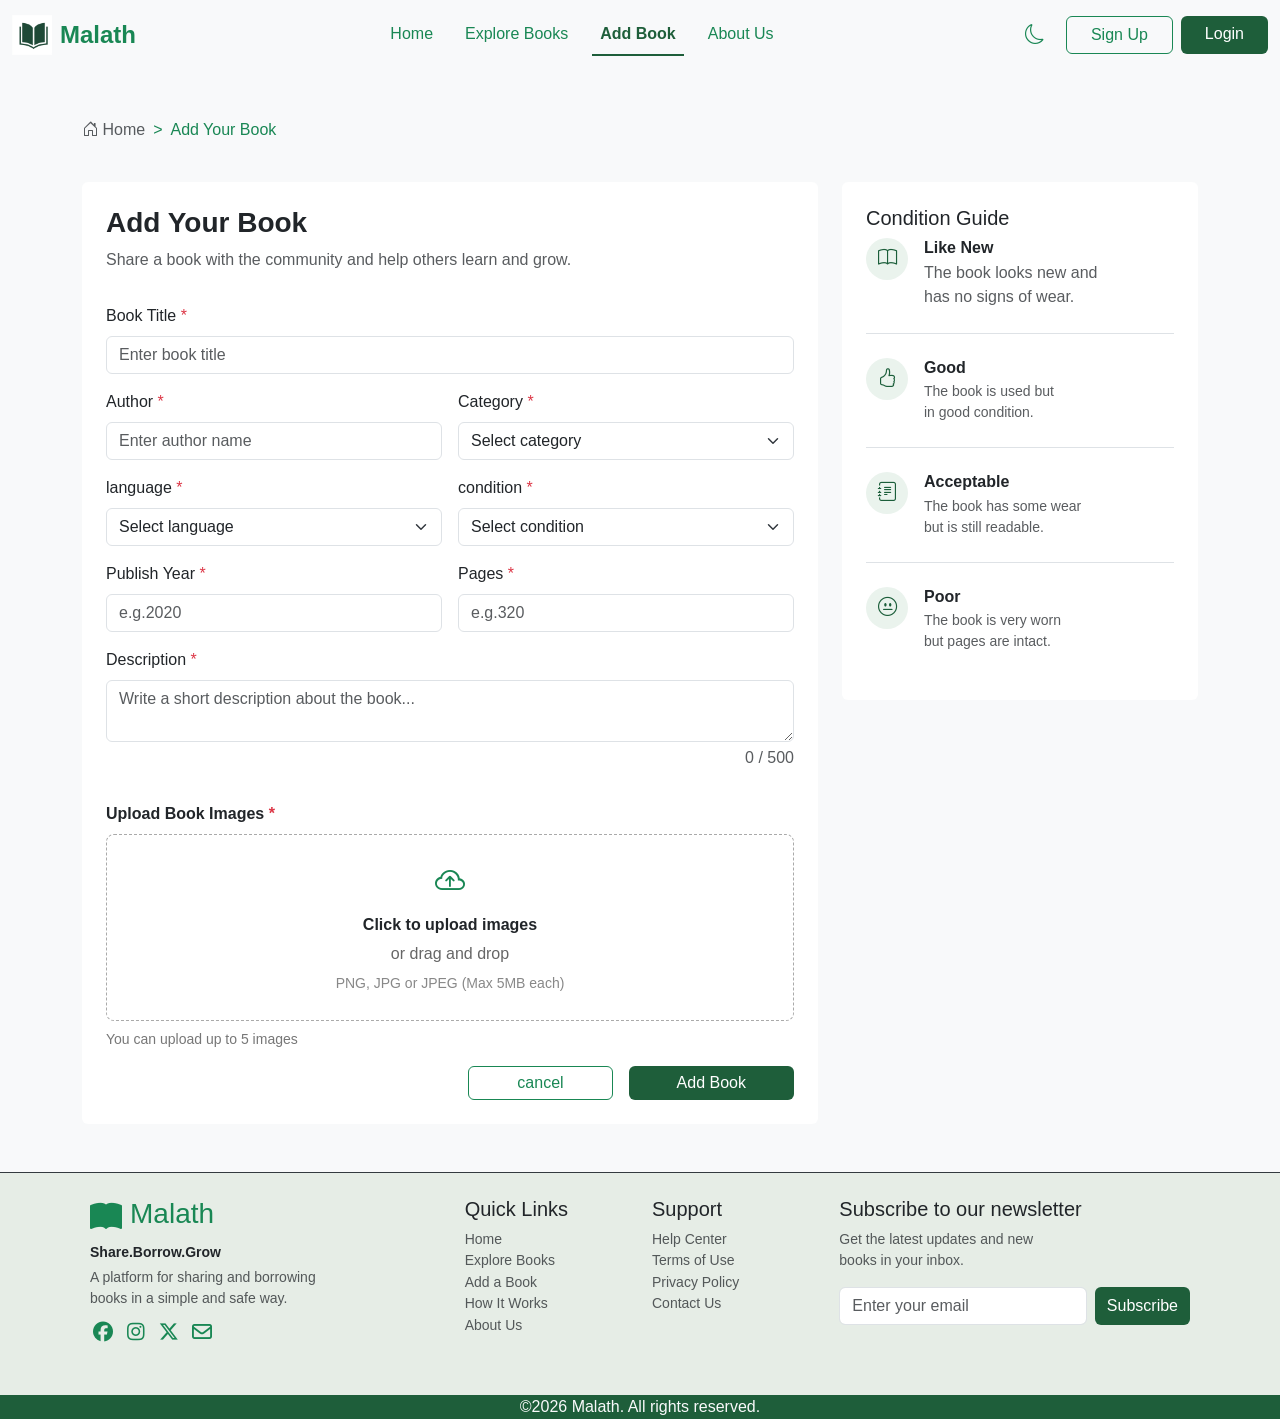
<file: addBooks.html>
<!doctype html>
<html lang="en">

<head>
  <meta charset="UTF-8" />
  <meta name="viewport" content="width=device-width, initial-scale=1.0" />
  <title>Add Books</title>
  <!--FontAwesome-->
  <link rel="stylesheet" href="./css/all.min.css">
  <!--Bootstrap Link-->
  <link href="https://cdn.jsdelivr.net/npm/bootstrap@5.3.8/dist/css/bootstrap.min.css" rel="stylesheet"
    integrity="sha384-sRIl4kxILFvY47J16cr9ZwB07vP4J8+LH7qKQnuqkuIAvNWLzeN8tE5YBujZqJLB" crossorigin="anonymous">
  <!--Bootstrap Icons-->
  <link rel="stylesheet" href="https://cdn.jsdelivr.net/npm/bootstrap-icons@1.11.3/font/bootstrap-icons.min.css">
  <!--CSS File-->
  <link rel="stylesheet" href="./css/style.css">
</head>

<body>
   <!--Start Nav-->
  <nav id="navbar" class="navbar navbar-expand-lg navbar-light bg-light ">
    <div class="container-fluid">

      <a class="navbar-brand d-flex align-items-center" href="#">
        <img src="./assets/logo.png" alt="malath" height="40" class="me-2">
        <div>
          <span class="fw-bold brand-color fs-4 d-block lh-1 text-green">Malath</span>
        </div>
      </a>
      <button class=" navbar-toggler" type="button" data-bs-toggle="collapse" data-bs-target="#navbarContent"
        aria-controls="navbarContent" aria-expanded="false" aria-label="Toggle navigation">
        <span class="navbar-toggler-icon"></span>
      </button>

      <div class=" collapse navbar-collapse" id="navbarContent">
        <ul class="links navbar-nav nav-underline mx-auto mb-2 mb-lg-0 gap-lg-3 text-nowrap px-4">
          <li class="nav-item">
            <a class="nav-link text-green text" href="./index.html">Home</a>
          </li>
          <li class="nav-item">
            <a class="nav-link text-green text" href="./explore.html">Explore Books</a>
          </li>
          <li class="nav-item">
            <a class="nav-link text-green  active  text" href="./addBooks.html">Add Book </a>
          </li>
          <li class="nav-item">
            <a class="nav-link text-green  text" href="./about.html">About Us</a>
          </li>
        </ul>
        <div class="r-nav  d-flex  gap-2 my-1">
          <i id="themeBtn" class="bi bi-moon btn text-green fs-5"></i>
          <div class="r-nav  d-flex  gap-2 my-1">
          <a class="btn btn-outline-success px-4 text-nowrap" href="./sign-up.html">Sign Up</a>
        </div>
        <div class="r-nav  d-flex  gap-2 my-1">
          <a class="btn btn-success px-4 text-nowrap" href="./login.html">Login</a>
        </div>
        </div>
      </div>

    </div>
  </nav>
  <!--End Nav-->

  <body>


    <section class="addbooks">
      <!-- start form -->
      <div class="container py-5">
        <div class="row g-4">
          <div aria-label="breadcrumb">
            <ol class="breadcrumb">
              <li class="breadcrumb-item">
                <a href="index.html" class="link text-decoration-none text-muted">
                  <i class="bi bi-house-door"></i> Home
                </a>
              </li>
              <li class="breadcrumb-item active text-success" aria-current="page">
                Add Your Book
              </li>
            </ol>
          </div>
          <div class="col-md-8">
            <div class="card p-4">
              <form class="row g-3">

                <div class="col-12">
                  <h1 class="h3 fw-bold mb-2">Add Your Book</h1>
                  <p class="text-muted">Share a book with the community and help others learn and grow.</p>
                </div>


                <div class="col-12">
                  <label for="title" class="form-label">Book Title
                    <span class="text-danger">*</span>
                  </label>
                  <input type="text" class="form-control" placeholder="Enter book title" id="title" required />
                </div>


                <div class="col-md-6">
                  <label for="Author" class="form-label">Author
                    <span class="text-danger">*</span>
                  </label>
                  <input type="text" class="form-control" placeholder="Enter author name" id="Author" required />
                </div>

                <div class="col-md-6">
                  <label for="category" class="form-label">Category
                    <span class="text-danger">*</span>
                  </label>
                  <select id="category" class="form-select">
                    <option selected disabled>Select category</option>
                    <option value="1">Novel</option>
                    <option value="2">School Books</option>
                    <option value="3">English Books</option>
                  </select>
                </div>

                <div class="col-md-6">
                  <label for="language" class="form-label">language
                    <span class="text-danger">*</span>
                  </label>
                  <select id="language" class="form-select">
                    <option selected disabled>Select language</option>
                    <option value="1">arabic</option>
                    <option value="2">english</option>
                  </select>
                </div>

                <div class="col-md-6">
                  <label for="condition" class="form-label">condition
                    <span class="text-danger">*</span>
                  </label>
                  <select id="condition" class="form-select">
                    <option value="" selected disabled>Select condition</option>
                    <option value="like-new">Like New</option>
                    <option value="good">Good</option>
                    <option value="acceptable">Acceptable</option>
                    <option value="poor">Poor</option>
                  </select>
                </div>

                <div class="col-md-6">
                  <label for="Publish" class="form-label">Publish Year
                    <span class="text-danger">*</span>
                  </label>
                  <input type="number" class="form-control" placeholder="e.g.2020" id="Publish" required />
                </div>

                <div class="col-md-6">
                  <label for="Pages" class="form-label">Pages
                    <span class="text-danger">*</span>
                  </label>
                  <input type="number" class="form-control" placeholder="e.g.320" id="Pages" required />
                </div>
                <div class="col-12">
                  <label for="bookDescription" class="form-label">
                    Description <span class="text-danger">*</span>
                  </label>
                  <textarea class="form-control" rows="2" minlength="10" maxlength="500" id="bookDescription"
                    placeholder="Write a short description about the book..." required></textarea>
                  <div class="d-flex justify-content-end mt-1">
                    <p class="text-muted" id="charCount">0 / 500</p>
                  </div>
                </div>
                <div class="upload-section ">
                  <label class="upload-label">Upload Book Images <span class="text-danger">*</span></label>

                  <div class="upload-box">
                    <input type="file" id="bookImages" name="bookImages" accept="image/png, image/jpeg, image/jpg"
                      multiple>

                    <label for="bookImages" class="upload-content">
                      <div class="upload-icon">
                        <i class="bi bi-cloud-arrow-up"></i>
                      </div>

                      <p>Click to upload images</p>
                      <span>or drag and drop</span>
                      <small>PNG, JPG or JPEG (Max 5MB each)</small>
                    </label>
                  </div>

                  <small class="upload-note">You can upload up to 5 images</small>
                </div>
                <div class="d-flex justify-content-end">
                  <button class="btn btn-outline-success px-5 py-1 me-3">cancel</button>
                  <button class="btn btn-success px-5 py-1 ">Add Book</button>
                </div>
              </form>
            </div>
          </div>

          </form>
          <!-- end form -->






          <!-- start condition guide  -->
          <div class="col-md-4">
            <div class="card p-4">
              <h5>Condition Guide</h5>
              <!-- 1. Like New -->
              <div class="d-flex align-items-start gap-3 mb-4 border-bottom pb-4">
                <div class="guide-icon-box">
                  <i class="bi bi-book"></i>
                </div>
                <div>
                  <h6 class="fw-bold mb-1">Like New</h6>
                  <p class="text-muted mb-0">The book looks new and <br> has no signs of wear.</p>

                </div>
              </div>

              <!-- 2. Good -->
              <div class="d-flex align-items-start gap-3 mb-4 border-bottom pb-4">
                <div class="guide-icon-box">
                  <i class="bi bi-hand-thumbs-up"></i>
                </div>
                <div>
                  <h6 class="fw-bold mb-1">Good</h6>
                  <p class="text-muted small mb-0">The book is used but <br>in good condition.</p>

                </div>
              </div>

              <!-- 3. Acceptable -->
              <div class="d-flex align-items-start gap-3 mb-4 border-bottom pb-4">
                <div class="guide-icon-box">
                  <i class="bi bi-journal-text"></i>
                </div>
                <div>
                  <h6 class="fw-bold mb-1">Acceptable</h6>
                  <p class="text-muted small mb-0">The book has some wear <br> but is still readable.</p>

                </div>
              </div>

              <!-- 4. Poor -->
              <div class="d-flex align-items-start gap-3 mb-4">
                <div class="guide-icon-box">
                  <i class="bi bi-emoji-neutral"></i>
                </div>
                <div>
                  <h6 class="fw-bold mb-1">Poor</h6>
                  <p class="text-muted small mb-0">The book is very worn <br> but pages are intact.</p>

                </div>
              </div>

            </div>
          </div>
        </div>
      </div>
      <!-- end condition guide-->

    </section>

     <!--Start Footer-->
  <footer class="p-3 bg-section">
    <div class="container">
      <div class="row  justify-content-md-between justify-content-lg-center align-items-start p-2">

        <div class="col-sm-6 col-lg-4 mb-4">
          <div class="d-flex align-items-center ">
            <i class="bi bi-book-fill fs-2 me-2 text-green d-flex  justify-content-center align-items-start"></i>
            <h3 class="text-green">Malath</h3>
          </div>
          <div class="fs-14">
            <p class="fw-bold my-1">Share.Borrow.Grow</p>
            <p class="text-muted mb-2">A platform for sharing and borrowing <br> books in a simple and safe
              way.</p>
          </div>
          <div class="icons m-0">
            <a href="#" class="text-green fs-5"><i class="fa-brands fa-facebook me-1"></i></a>
            <a href="#" class="text-green fs-5"><i class="fa-brands fa-instagram me-1"></i></a>
            <a href="#" class="text-green fs-5"><i class="fa-brands fa-x-twitter me-1"></i></a>
            <a href="#" class="text-green fs-5"><i class="fa-regular fa-envelope me-1"></i></a>
          </div>
        </div>

        <div class="col-sm-6 col-lg-2 mb-2">
          <h5>Quick Links</h5>
          <ul class="list-unstyled">
            <li><a href="#" class="text-decoration-none text-muted fs-14">Home</a></li>
            <li><a href="#" class="text-decoration-none text-muted fs-14">Explore Books</a></li>
            <li><a href="#" class="text-decoration-none text-muted fs-14">Add a Book</a></li>
            <li><a href="#" class="text-decoration-none text-muted fs-14">How It Works</a></li>
            <li><a href="#" class="text-decoration-none text-muted fs-14">About Us</a></li>
          </ul>
        </div>

        <div class="col-sm-6 col-lg-2  mb-2">
          <h5>Support</h5>
          <ul class="list-unstyled">
            <li><a href="#" class="text-decoration-none text-muted fs-14">Help Center</a></li>
            <li><a href="#" class="text-decoration-none text-muted fs-14">Terms of Use</a></li>
            <li><a href="#" class="text-decoration-none text-muted fs-14">Privacy Policy</a></li>
            <li><a href="#" class="text-decoration-none text-muted fs-14">Contact Us</a></li>
          </ul>
        </div>

        <div class="col-sm-6 col-lg-4 ">
          <div class="info">
            <h5>Subscribe to our newsletter</h5>
            <p class="fs-14 text-muted">Get the latest updates and new <br> books in your inbox.</p>
          </div>

          <form class="d-flex">
            <input type="email" placeholder="Enter your email" "
                  class=" form-control w-75 me-2">
            <input type="submit" value="Subscribe" class="btn btn-success">
          </form>
        </div>


      </div>
    </div>
  </footer>
  <p class="text-center bg-success my-0 text-light copy-right">&copy;2026 Malath. All rights reserved.</p>
  <!-- End Footer -->
    <script src="https://cdn.jsdelivr.net/npm/bootstrap@5.3.8/dist/js/bootstrap.bundle.min.js"
      integrity="sha384-FKyoEForCGlyvwx9Hj09JcYn3nv7wiPVlz7YYwJrWVcXK/BmnVDxM+D2scQbITxI"
      crossorigin="anonymous"></script>
    <script src="./js/main.js"></script>
  </body>


</html>
</file>
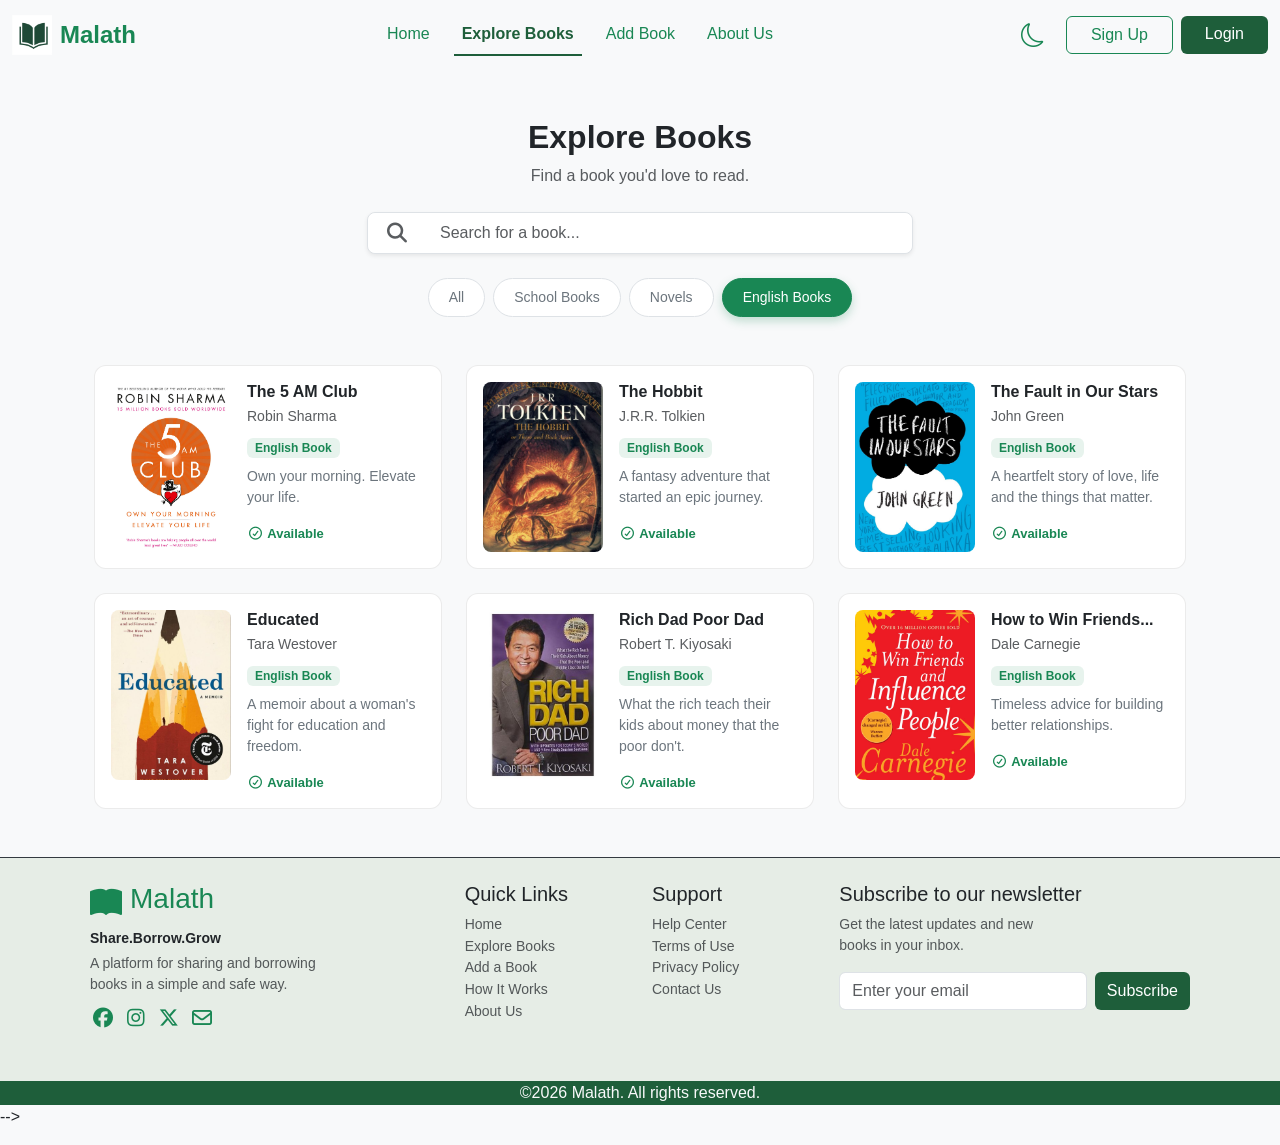
<file: explore.html>
<!DOCTYPE html>
<html lang="en">
<head>
  
  <meta charset="UTF-8">
  
  <meta name="viewport" content="width=device-width, initial-scale=1.0">

  <title>Malath - Explore Books</title>

  <!--FontAwesome-->
    <link rel="stylesheet" href="./css/all.min.css">
    <!--Bootstrap Link-->
    <link href="https://cdn.jsdelivr.net/npm/bootstrap@5.3.8/dist/css/bootstrap.min.css" rel="stylesheet"
        integrity="sha384-sRIl4kxILFvY47J16cr9ZwB07vP4J8+LH7qKQnuqkuIAvNWLzeN8tE5YBujZqJLB" crossorigin="anonymous"> 
    <!--Bootstrap Icons-->
  <link rel="stylesheet" href="https://cdn.jsdelivr.net/npm/bootstrap-icons@1.11.3/font/bootstrap-icons.min.css">
        <!--CSS File-->
    <!DOCTYPE html>
<html lang="en">
<head>
  
  <meta charset="UTF-8">
  
  <meta name="viewport" content="width=device-width, initial-scale=1.0">

  <title>Malath - Explore Books</title>

  <!--FontAwesome-->
    <link rel="stylesheet" href="./css/all.min.css">
    <!--Bootstrap Link-->
    <link href="https://cdn.jsdelivr.net/npm/bootstrap@5.3.8/dist/css/bootstrap.min.css" rel="stylesheet"
        integrity="sha384-sRIl4kxILFvY47J16cr9ZwB07vP4J8+LH7qKQnuqkuIAvNWLzeN8tE5YBujZqJLB" crossorigin="anonymous"> 
    <!--Bootstrap Icons-->
  <link rel="stylesheet" href="https://cdn.jsdelivr.net/npm/bootstrap-icons@1.11.3/font/bootstrap-icons.min.css">
        <!--CSS File-->
    <link rel="stylesheet" href="./css/style.css">
</head>
<body>

  <!--Start Nav-->
  <nav id="navbar" class="navbar navbar-expand-lg bg-light navbar-light">
    <div class="container-fluid">

      <a class="navbar-brand d-flex align-items-center" href="#">
        <img src="./assets/logo.png" alt="malath" height="40" class="me-2">
        <div>
          <span class="fw-bold brand-color fs-4 d-block lh-1 text-green">Malath</span>
        </div>
      </a>
      <button class=" navbar-toggler" type="button" data-bs-toggle="collapse" data-bs-target="#navbarContent" aria-controls="navbarContent" aria-expanded="false" aria-label="Toggle navigation">
        <span class="navbar-toggler-icon"></span>
      </button>

      <div class=" collapse navbar-collapse" id="navbarContent">
        <ul class="links navbar-nav nav-underline mx-auto mb-2 mb-lg-0 gap-lg-3 text-nowrap px-4">
          <li class="nav-item">
            <a class="nav-link text-green text" href="./index.html">Home</a>
          </li>
          <li class="nav-item">
            <a class="nav-link text-green active text" href="./explore.html">Explore Books</a>
          </li>
          <li class="nav-item">
            <a class="nav-link text-green text" href="./addBooks.html">Add Book </a>
          </li>
          <li class="nav-item">
            <a class="nav-link text-green  text" href="./about.html">About Us</a>
          </li>
        </ul>
        <div class="r-nav  d-flex  gap-2 my-1">
          <i id="themeBtn" class="bi btn text-green fs-4 bi-moon d-flex justify-content-center align-items-center"></i>
          <div class="r-nav  d-flex  gap-2 my-1">
          <a class="btn btn-outline-success px-4 text-nowrap" href="./sign-up.html">Sign Up</a>
        </div>
        <div class="r-nav  d-flex  gap-2 my-1">
          <a class="btn btn-success px-4 text-nowrap" href="./login.html">Login</a>
        </div>
        </div>
      </div>

    </div>
  </nav>
  <!--End Nav-->


  <!-- ==================== Main Content: EXPLORE BOOKS ==================== -->
  <main class="container my-5">
    

    <div class="text-center mb-4">
      <h2 class="fw-bold mb-2">Explore Books</h2>
      <p class="text-muted">Find a book you'd love to read.</p>
    </div>

    <!--(Search Bar) -->
    <div class="row justify-content-center mb-4">
      <div class="col-md-7 col-lg-6">
        <div class="input-group input-group-lg border rounded-3 bg-white shadow-sm overflow-hidden">
          <span class="input-group-text bg-white border-0 text-muted ps-3">
            <i class="fa-solid fa-magnifying-glass"></i>
          </span>
          <input type="text" class="form-control border-0 fs-6" placeholder="Search for a book...">
        </div>
      </div>
    </div>

  
    <div class="d-flex justify-content-center flex-wrap gap-2 mb-5">
  <button class="btn btn-filter" data-filter="all">All</button>
  <button class="btn btn-filter" data-filter="school">School Books</button>
  <button class="btn btn-filter" data-filter="novels">Novels</button>
  <button class="btn btn-filter active" data-filter="english">English Books</button>
</div>
    <!-- BOOK LISTING -->
    <div class="container mt-5 mb-5 book-section" id="englishBooks">

    <div class="row g-4">

      <!-- BOOK ITEM 1 -->
      <div class="col-md-6 col-lg-4">
        <div class="card book-card p-3 h-100">
          <div class="d-flex gap-3 align-items-start">
            <img src="assets/712VrOZ60zL.jpg" class="book-cover" alt="The 5 AM Club">
            <div>
              <h5 class="fw-bold fs-6 mb-1">The 5 AM Club</h5>
              <p class="text-muted small mb-2">Robin Sharma</p>
              <span class="badge badge-category mb-2 px-2 py-1">English Book</span>
              <p class="small text-secondary mb-3">Own your morning. Elevate your life.</p>
              <div class="status-available d-flex align-items-center gap-1">
                <i class="fa-regular fa-circle-check"></i> Available
              </div>
            </div>
          </div>
        </div>
      </div>

      <!-- BOOK 2 -->
      <div class="col-md-6 col-lg-4">
        <div class="card book-card p-3 h-100">
          <div class="d-flex gap-3 align-items-start">
            <img src="assets/The Hobbit! love the book! can't wait for the film!!.jpeg" class="book-cover" alt="The Hobbit">
            <div>
              <h5 class="fw-bold fs-6 mb-1">The Hobbit</h5>
              <p class="text-muted small mb-2">J.R.R. Tolkien</p>
              <span class="badge badge-category mb-2 px-2 py-1">English Book</span>
              <p class="small text-secondary mb-3">A fantasy adventure that started an epic journey.</p>
              <div class="status-available d-flex align-items-center gap-1">
                <i class="fa-regular fa-circle-check"></i> Available
              </div>
            </div>
          </div>
        </div>
      </div>

      <!-- BOOK 3 -->
      <div class="col-md-6 col-lg-4">
        <div class="card book-card p-3 h-100">
          <div class="d-flex gap-3 align-items-start">
            <img src="assets/The Fault in Our Stars by John Green _ Goodreads.jpeg" class="book-cover" alt="The Fault in Our Stars">
            <div>
              <h5 class="fw-bold fs-6 mb-1">The Fault in Our Stars</h5>
              <p class="text-muted small mb-2">John Green</p>
              <span class="badge badge-category mb-2 px-2 py-1">English Book</span>
              <p class="small text-secondary mb-3">A heartfelt story of love, life and the things that matter.</p>
              <div class="status-available d-flex align-items-center gap-1">
                <i class="fa-regular fa-circle-check"></i> Available
              </div>
            </div>
          </div>
        </div>
      </div>

      <!-- BOOK 3 -->
      <div class="col-md-6 col-lg-4">
        <div class="card book-card p-3 h-100">
          <div class="d-flex gap-3 align-items-start">
            <img src="assets/Educated_ A Memoir_ Westover, Tara_ 9780399590528_ Amazon_com_ Books.jpeg" class="book-cover" alt="Educated">
            <div>
              <h5 class="fw-bold fs-6 mb-1">Educated</h5>
              <p class="text-muted small mb-2">Tara Westover</p>
              <span class="badge badge-category mb-2 px-2 py-1">English Book</span>
              <p class="small text-secondary mb-3">A memoir about a woman's fight for education and freedom.</p>
              <div class="status-available d-flex align-items-center gap-1">
                <i class="fa-regular fa-circle-check"></i> Available
              </div>
            </div>
          </div>
        </div>
      </div>

      <!-- BOOK 5 -->
      <div class="col-md-6 col-lg-4">
        <div class="card book-card p-3 h-100">
          <div class="d-flex gap-3 align-items-start">
            <img src="assets/1.jpg" class="book-cover" alt="Rich Dad Poor Dad">
            <div>
              <h5 class="fw-bold fs-6 mb-1">Rich Dad Poor Dad</h5>
              <p class="text-muted small mb-2">Robert T. Kiyosaki</p>
              <span class="badge badge-category mb-2 px-2 py-1">English Book</span>
              <p class="small text-secondary mb-3">What the rich teach their kids about money that the poor don't.</p>
              <div class="status-available d-flex align-items-center gap-1">
                <i class="fa-regular fa-circle-check"></i> Available
              </div>
            </div>
          </div>
        </div>
      </div>

      <!-- BOOK 6 -->
      <div class="col-md-6 col-lg-4">
        <div class="card book-card p-3 h-100">
          <div class="d-flex gap-3 align-items-start">
            <img src="assets/Top 5 Books Ambitious Men MUST Read - Best Ambition Book List 2020.jpeg" class="book-cover" alt="How to Win Friends">
            <div>
              <h5 class="fw-bold fs-6 mb-1">How to Win Friends...</h5>
              <p class="text-muted small mb-2">Dale Carnegie</p>
              <span class="badge badge-category mb-2 px-2 py-1">English Book</span>
              <p class="small text-secondary mb-3">Timeless advice for building better relationships.</p>
              <div class="status-available d-flex align-items-center gap-1">
                <i class="fa-regular fa-circle-check"></i> Available
              </div>
            </div>
          </div>
        </div>
      </div>

    </div>
  </div>
    </section>
    
</main>

<!--start school books-->  

  <section class="container mt-5 mb-5 book-section" id="schoolBooks">
    

    
    <div class="row g-4">
        <!--book1-->
      <div class="col-md-6 col-lg-4">
        <div class="card book-card p-3 h-100">
          <div class="d-flex gap-3 align-items-start">
            <img src="assets/math.jpg" class="book-cover" alt="Mathematics">
            <div>
              <h5 class="fw-bold fs-6 mb-1">Mathematics</h5>
              <p class="text-muted small mb-2">Grade 10</p>
              <span class="badge badge-category mb-2 px-2 py-1">school Book</span>
              <p class="small text-secondary mb-3">comparehwnsive mathematics book for garde 10 students.</p>
              <div class="status-available d-flex align-items-center gap-1">
                <i class="fa-regular fa-circle-check"></i> Available
              </div>
            </div>
          </div>
        </div>
      </div>

      <!--book2-->
      <div class="col-md-6 col-lg-4">
        <div class="card book-card p-3 h-100">
          <div class="d-flex gap-3 align-items-start">
            <img src="assets/physics.jpg" class="book-cover" alt="physics">
            <div>
              <h5 class="fw-bold fs-6 mb-1">physics</h5>
              <p class="text-muted small mb-2">Grade 11</p>
              <span class="badge badge-category mb-2 px-2 py-1">school Book</span>
              <p class="small text-secondary mb-3">concepts of physics with rea-life applications.</p>
              <div class="status-available d-flex align-items-center gap-1">
                <i class="fa-regular fa-circle-check"></i> Available
              </div>
            </div>
          </div>
        </div>
      </div>

      <!--book3-->
      <div class="col-md-6 col-lg-4">
        <div class="card book-card p-3 h-100">
          <div class="d-flex gap-3 align-items-start">
            <img src="assets/chemistry.jpg" class="book-cover" alt="Chemistry">
            <div>
              <h5 class="fw-bold fs-6 mb-1">Chemistry</h5>
              <p class="text-muted small mb-2">Grade 12</p>
              <span class="badge badge-category mb-2 px-2 py-1">school Book</span>
              <p class="small text-secondary mb-3">Detailed explanations and practical examples.</p>
              <div class="status-available d-flex align-items-center gap-1">
                <i class="fa-regular fa-circle-check"></i> Available
              </div>
            </div>
          </div>
        </div>
      </div>

      <!--book4-->
      <div class="col-md-6 col-lg-4">
        <div class="card book-card p-3 h-100">
          <div class="d-flex gap-3 align-items-start">
            <img src="assets/chemistry.jpg" class="book-cover" alt="Biology">
            <div>
              <h5 class="fw-bold fs-6 mb-1">Biology</h5>
              <p class="text-muted small mb-2">Grade 10</p>
              <span class="badge badge-category mb-2 px-2 py-1">school Book</span>
              <p class="small text-secondary mb-3">Explore life, Living organisma and thier enviroments .</p>
              <div class="status-available d-flex align-items-center gap-1">
                <i class="fa-regular fa-circle-check"></i> Available
              </div>
            </div>
          </div>
        </div>
      </div>

      <!--book5-->
      <div class="col-md-6 col-lg-4">
        <div class="card book-card p-3 h-100">
          <div class="d-flex gap-3 align-items-start">
            <img src="assets/english.jpg" class="book-cover" alt="English">
            <div>
              <h5 class="fw-bold fs-6 mb-1">English</h5>
              <p class="text-muted small mb-2">Grade 11</p>
              <span class="badge badge-category mb-2 px-2 py-1">school Book</span>
              <p class="small text-secondary mb-3">Improve your grammer, vocabulary and Writing skills.</p>
              <div class="status-available d-flex align-items-center gap-1">
                <i class="fa-regular fa-circle-check"></i> Available
              </div>
            </div>
          </div>
        </div>
      </div>

        <!--book6-->
      <div class="col-md-6 col-lg-4">
        <div class="card book-card p-3 h-100">
          <div class="d-flex gap-3 align-items-start">
            <img src="assets/arabic.jpg" class="book-cover" alt="اللغة العربية">
            <div>
              <h5 class="fw-bold fs-6 mb-1">اللغة العربية</h5>
              <p class="text-muted small mb-2">الصف الثاني عشر</p>
              <span class="badge badge-category mb-2 px-2 py-1">school Book</span>
              <p class="small text-secondary mb-3">كتاب شامل في اللغة العربية والنحو والأدب.</p>
              <div class="status-available d-flex align-items-center gap-1">
                <i class="fa-regular fa-circle-check"></i> Available
              </div>
            </div>
          </div>
        </div>
      </div>

    </div>
  </section>
<!--end school books-->


<!--start novel-->
<section class="container mt-5 mb-5 book-section" id="novelBooks">
    

    <div class="row g-4">
        <!--book1-->
        <div class="col-md-6 col-lg-4">
        <div class="card book-card p-3 h-100">
          <div class="d-flex gap-3 align-items-start">
            <img src="assets/images.jpg" class="book-cover" alt="The Alchemist">
            <div>
              <h5 class="fw-bold fs-6 mb-1">The Alchemist</h5>
              <p class="text-muted small mb-2">Paulo Coelho</p>
              <span class="badge badge-category mb-2 px-2 py-1">Novel</span>
              <p class="small text-secondary mb-3">A story about following your dreams and listening to your heart</p>
              <div class="status-available d-flex align-items-center gap-1">
                <i class="fa-regular fa-circle-check"></i> Available
              </div>
            </div>
          </div>
        </div>
      </div>

      <!--book2-->
      <div class="col-md-6 col-lg-4">
        <div class="card book-card p-3 h-100">
          <div class="d-flex gap-3 align-items-start">
            <img src="assets/The night circus.jpeg" class="book-cover" alt="The Night Cricus ">
            <div>
              <h5 class="fw-bold fs-6 mb-1">The Night Cricus</h5>
              <p class="text-muted small mb-2">Erin Morgenstern</p>
              <span class="badge badge-category mb-2 px-2 py-1">Novel</span>
              <p class="small text-secondary mb-3">A Magical Competition between two young illousionists</p>
              <div class="status-available d-flex align-items-center gap-1">
                <i class="fa-regular fa-circle-check"></i> Available
              </div>
            </div>
          </div>
        </div>
      </div>

      <!--book3-->
      <div class="col-md-6 col-lg-4">
        <div class="card book-card p-3 h-100">
          <div class="d-flex gap-3 align-items-start">
            <img src="assets/Harper Lee To Kill a Mockingbird  1960 (Re-read Mar 2024).jpeg" class="book-cover" alt="To Kill a Mockingbird">
            <div>
              <h5 class="fw-bold fs-6 mb-1">To Kill a Mockingbird</h5>
              <p class="text-muted small mb-2">Harper Lee</p>
              <span class="badge badge-category mb-2 px-2 py-1">Novel</span>
              <p class="small text-secondary mb-3">A Powerful story of racism and injustice in the deep south.</p>
              <div class="status-available d-flex align-items-center gap-1">
                <i class="fa-regular fa-circle-check"></i> Available
              </div>
            </div>
          </div>
        </div>
      </div>

      <!--book4-->
      <div class="col-md-6 col-lg-4">
        <div class="card book-card p-3 h-100">
          <div class="d-flex gap-3 align-items-start">
            <img src="assets/The Kite Runner, Khaled Hosseini.jpeg" class="book-cover" alt="The Kite Runner ">
            <div>
              <h5 class="fw-bold fs-6 mb-1">The Kite Runner</h5>
              <p class="text-muted small mb-2">Khaled Hosseini</p>
              <span class="badge badge-category mb-2 px-2 py-1">Novel</span>
              <p class="small text-secondary mb-3">A moving story of friendship,loyalty and redemption.</p>
              <div class="status-available d-flex align-items-center gap-1">
                <i class="fa-regular fa-circle-check"></i> Available
              </div>
            </div>
          </div>
        </div>
      </div>

      <!--book5-->
      <div class="col-md-6 col-lg-4">
        <div class="card book-card p-3 h-100">
          <div class="d-flex gap-3 align-items-start">
            <img src="assets/21 Books Every Woman Should Read In Her Lifetime.jpeg" class="book-cover" alt="Pride and Prejudice">
            <div>
              <h5 class="fw-bold fs-6 mb-1">Pride and Prejudice</h5>
              <p class="text-muted small mb-2">Jana Austen</p>
              <span class="badge badge-category mb-2 px-2 py-1">Novel</span>
              <p class="small text-secondary mb-3">A CLass romance about love, misunderstandings and srcond chances .</p>
              <div class="status-available d-flex align-items-center gap-1">
                <i class="fa-regular fa-circle-check"></i> Available
              </div>
            </div>
          </div>
        </div>
      </div>

      <!--book6-->
      <div class="col-md-6 col-lg-4">
        <div class="card book-card p-3 h-100">
          <div class="d-flex gap-3 align-items-start">
            <img src="assets/Looking for Alaska, by John Green.jpeg" class="book-cover" alt="Looking for Alaska">
            <div>
              <h5 class="fw-bold fs-6 mb-1">Looking for Alaska</h5>
              <p class="text-muted small mb-2">John Green</p>
              <span class="badge badge-category mb-2 px-2 py-1">Novel</span>
              <p class="small text-secondary mb-3">A coming-of-age story about life,loss and finding meaning.</p>
              <div class="status-available d-flex align-items-center gap-1">
                <i class="fa-regular fa-circle-check"></i> Available
              </div>
            </div>
          </div>
        </div>
      </div>

    </div>

</section>
<!--end novel-->
  

  <!--Start Footer-->
  <footer class="p-3 bg-section">
    <div class="container">
      <div class="row  justify-content-md-between justify-content-lg-center align-items-start p-2">

        <div class="col-sm-6 col-lg-4 mb-4">
          <div class="d-flex align-items-center ">
            <i class="bi bi-book-fill fs-2 me-2 text-green d-flex  justify-content-center align-items-start"></i>
            <h3 class="text-green">Malath</h3>
          </div>
          <div class="fs-14">
            <p class="fw-bold my-1">Share.Borrow.Grow</p>
            <p class="text-muted mb-2">A platform for sharing and borrowing <br> books in a simple and safe
              way.</p>
          </div>
          <div class="icons m-0">
            <a href="#" class="text-green fs-5"><i class="fa-brands fa-facebook me-1"></i></a>
            <a href="#" class="text-green fs-5"><i class="fa-brands fa-instagram me-1"></i></a>
            <a href="#" class="text-green fs-5"><i class="fa-brands fa-x-twitter me-1"></i></a>
            <a href="#" class="text-green fs-5"><i class="fa-regular fa-envelope me-1"></i></a>
          </div>
        </div>

        <div class="col-sm-6 col-lg-2 mb-2">
          <h5>Quick Links</h5>
          <ul class="list-unstyled">
            <li><a href="#" class="text-decoration-none text-muted fs-14">Home</a></li>
            <li><a href="#" class="text-decoration-none text-muted fs-14">Explore Books</a></li>
            <li><a href="#" class="text-decoration-none text-muted fs-14">Add a Book</a></li>
            <li><a href="#" class="text-decoration-none text-muted fs-14">How It Works</a></li>
            <li><a href="#" class="text-decoration-none text-muted fs-14">About Us</a></li>
          </ul>
        </div>

        <div class="col-sm-6 col-lg-2  mb-2">
          <h5>Support</h5>
          <ul class="list-unstyled">
            <li><a href="#" class="text-decoration-none text-muted fs-14">Help Center</a></li>
            <li><a href="#" class="text-decoration-none text-muted fs-14">Terms of Use</a></li>
            <li><a href="#" class="text-decoration-none text-muted fs-14">Privacy Policy</a></li>
            <li><a href="#" class="text-decoration-none text-muted fs-14">Contact Us</a></li>
          </ul>
        </div>

        <div class="col-sm-6 col-lg-4 ">
          <div class="info">
            <h5>Subscribe to our newsletter</h5>
            <p class="fs-14 text-muted">Get the latest updates and new <br> books in your inbox.</p>
          </div>

          <form class="d-flex">
            <input type="email" placeholder="Enter your email" "
                  class=" form-control w-75 me-2">
            <input type="submit" value="Subscribe" class="btn btn-success">
          </form>
        </div>


      </div>
    </div>
  </footer>
  <p class="text-center bg-success my-0 text-light copy-right">&copy;2026 Malath. All rights reserved.</p>
  <!-- End Footer -->
  



  <script>
  const themeBtn = document.getElementById('themeBtn');

  const setTheme = (theme) => {
    document.documentElement.setAttribute('data-theme', theme);
    localStorage.setItem('theme', theme);

    if (theme === 'dark') {
      themeBtn.classList.remove('bi-moon');
      themeBtn.classList.add('bi-sun');
    } else {
      themeBtn.classList.remove('bi-sun');
      themeBtn.classList.add('bi-moon');
    }
  };

  const savedTheme = localStorage.getItem('theme') || 
    (window.matchMedia('(prefers-color-scheme: dark)').matches ? 'dark' : 'light');

  
  setTheme(savedTheme);

  
  themeBtn.addEventListener('click', () => {
    const currentTheme = document.documentElement.getAttribute('data-theme');
    setTheme(currentTheme === 'dark' ? 'light' : 'dark');
  });
</script>-->
<script>
  document.addEventListener("DOMContentLoaded", function () {
    
    // ==========================================
    // 1. DARK MODE SCRIPT
    // ==========================================
    const themeBtn = document.getElementById('themeBtn');

    const setTheme = (theme) => {
      document.documentElement.setAttribute('data-theme', theme);
      localStorage.setItem('theme', theme);

      if (theme === 'dark') {
        themeBtn.classList.remove('bi-moon');
        themeBtn.classList.add('bi-sun');
      } else {
        themeBtn.classList.remove('bi-sun');
        themeBtn.classList.add('bi-moon');
      }
    };

    // Check saved theme or system preference
    const savedTheme = localStorage.getItem('theme') || 
      (window.matchMedia('(prefers-color-scheme: dark)').matches ? 'dark' : 'light');

    setTheme(savedTheme);

    // Toggle theme on click
    if (themeBtn) {
      themeBtn.addEventListener('click', () => {
        const currentTheme = document.documentElement.getAttribute('data-theme');
        setTheme(currentTheme === 'dark' ? 'light' : 'dark');
      });
    }


    // ==========================================
    // 2. CATEGORY FILTER SCRIPT
    // ==========================================
    const filterButtons = document.querySelectorAll(".btn-filter");
    const englishBooks = document.getElementById("englishBooks");
    const schoolBooks = document.getElementById("schoolBooks");
    const novelBooks = document.getElementById("novelBooks");

    // Default view: Show English books only
    showCategory("english");

    filterButtons.forEach(button => {
      button.addEventListener("click", function () {
        filterButtons.forEach(btn => btn.classList.remove("active"));
        this.classList.add("active");

        const category = this.getAttribute("data-filter");
        showCategory(category);
      });
    });

    function showCategory(category) {
      if (!englishBooks || !schoolBooks || !novelBooks) return;

      if (category === "all") {
        englishBooks.style.display = "block";
        schoolBooks.style.display = "block";
        novelBooks.style.display = "block";
      } else if (category === "english") {
        englishBooks.style.display = "block";
        schoolBooks.style.display = "none";
        novelBooks.style.display = "none";
      } else if (category === "school") {
        englishBooks.style.display = "none";
        schoolBooks.style.display = "block";
        novelBooks.style.display = "none";
      } else if (category === "novels") {
        englishBooks.style.display = "none";
        schoolBooks.style.display = "none";
        novelBooks.style.display = "block";
      }
    }

  });
</script>
</p>
</body>
</html>
</file>
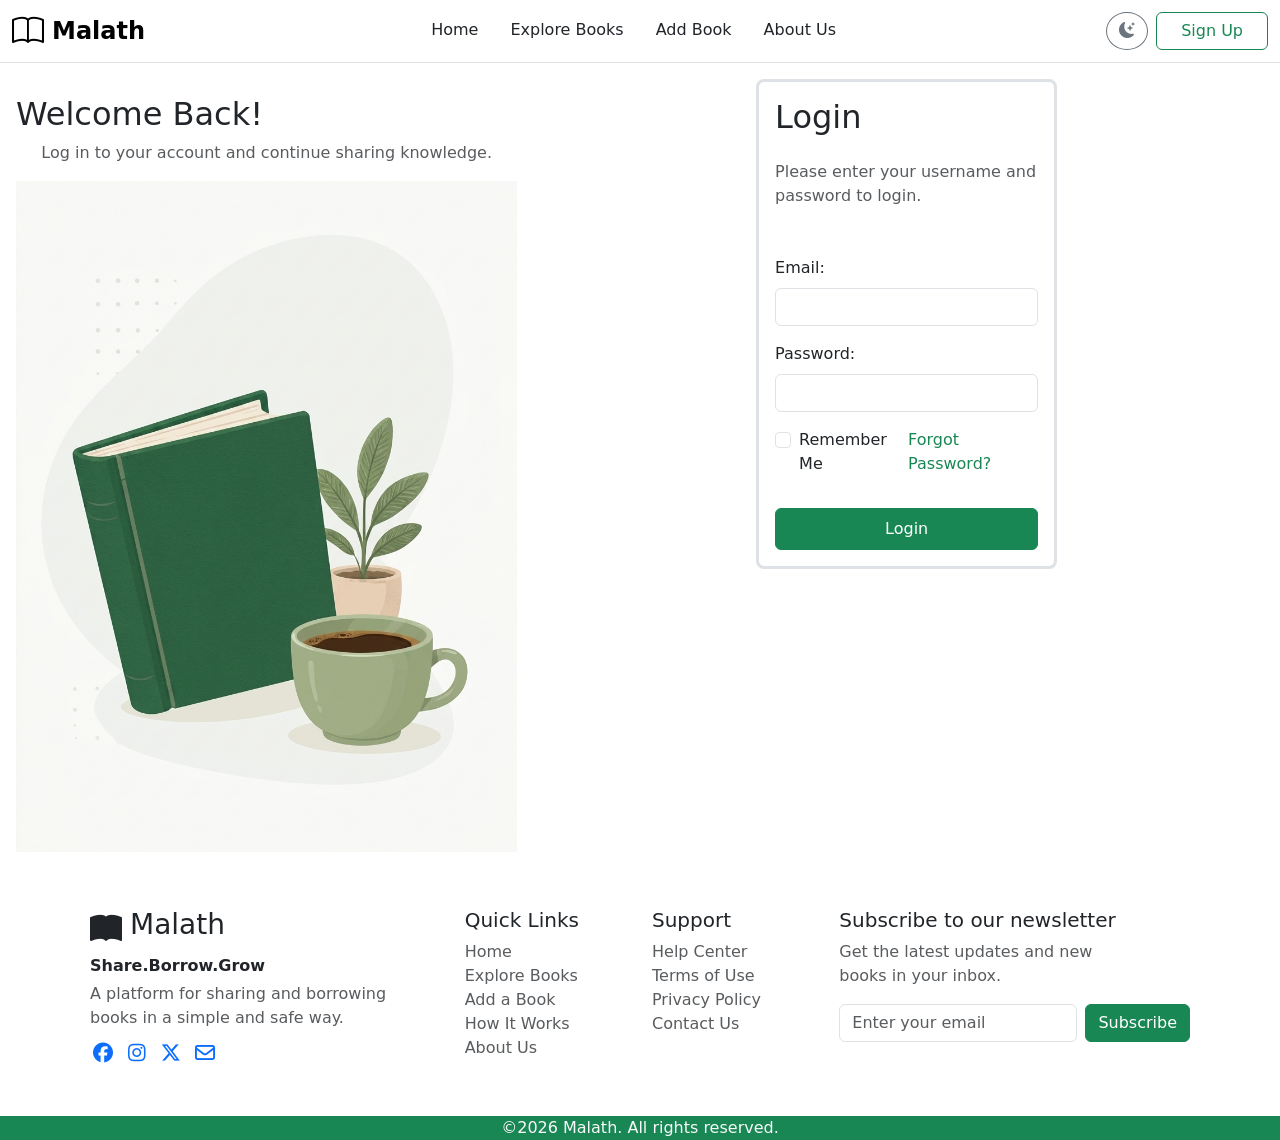
<file: login.html>
<!DOCTYPE html>
<html lang="en">

<head>
  <meta charset="UTF-8">
  <meta name="viewport" content="width=device-width, initial-scale=1.0">
  <title>Malath login </title>
  <!--FontAwesome-->
  <link rel="stylesheet" href="./css/all.min.css">
  <link href="https://cdn.jsdelivr.net/npm/bootstrap@5.3.8/dist/css/bootstrap.min.css" rel="stylesheet"
    integrity="sha384-sRIl4kxILFvY47J16cr9ZwB07vP4J8+LH7qKQnuqkuIAvNWLzeN8tE5YBujZqJLB" crossorigin="anonymous">
  <link rel="stylesheet" href="https://cdn.jsdelivr.net/npm/bootstrap-icons@1.11.3/font/bootstrap-icons.min.css">
  </head>

<body>
  <!--Start Nav-->
  <nav class="navbar navbar-expand-lg bg-body border-bottom">
    <div class="container-fluid">

      <a class="navbar-brand d-flex align-items-center" href="./index.html">
        <i class="bi bi-book fs-2 me-2 text-green d-flex  justify-content-center align-items-start"></i>
        <!--<img src="./assets/logo.png" alt="malath" height="40" class="me-2">-->
        <div>
          <span class="fw-bold brand-color fs-4 d-block lh-1 text-green">Malath</span>
        </div>
      </a>
      <button class=" navbar-toggler" type="button" data-bs-toggle="collapse" data-bs-target="#navbarContent"
        aria-controls="navbarContent" aria-expanded="false" aria-label="Toggle navigation">
        <span class="navbar-toggler-icon"></span>
      </button>
      <button class="navbar-toggler" type="button" data-bs-toggle="collapse" data-bs-target="#navbarContent"
        aria-controls="navbarContent" aria-expanded="false" aria-label="Toggle navigation">
        <span class="navbar-toggler-icon"></span>
      </button>

      <div class="collapse navbar-collapse" id="navbarContent">
        <ul class="links navbar-nav nav-underline mx-auto mb-2 mb-lg-0 gap-lg-3 text-nowrap px-4">
          <li class="nav-item">
            <a class="nav-link text-body" href="./index.html">Home</a>
          </li>
          <li class="nav-item">
            <a class="nav-link text-body" href="./explore.html">Explore Books</a>
          </li>
          <li class="nav-item">
            <a class="nav-link text-body" href="./addBooks.html">Add Book</a>
          </li>
          <li class="nav-item">
            <a class="nav-link text-body" href="./about.html">About Us</a>
          </li>
        </ul>

        <div class="r-nav d-flex gap-2 my-1 align-items-center">
          <button class="btn btn-outline-secondary rounded-circle" id="themeToggleBtn" type="button"
            title="Toggle Theme">
            <i class="bi bi-moon-stars-fill" id="themeIcon"></i>
          </button>
          <a class="btn btn-outline-success px-4 text-nowrap" href="./sign-up.html">Sign Up</a>
        </div>

      </div>

    </div>
  </nav>
  <!--End Nav-->


  <div class="d-flex">
    <div class="container-fluid  p-3 m-3 col-5 mx-auto">
      <h2>Welcome Back!</h2>
      <p class="text-muted text-center">Log in to your account and continue sharing knowledge.</p>
      <img class="w-100" id="loginImg" src="./assets/login Photo.jpg" alt="Login">
    </div>

    <!-- start-form -->
    <div class="container-fluid  ">
      <div class=" border border-3 border-muted rounded-3 p-3 m-3 col-5 mx-auto align-items-center">
        <form>
          <div class="login-TEXT">
            <h2 class="text-start mb-4">Login</h2>
            <p class="text-muted mb-4">Please enter your username and password to login.</p>
          </div>
          <br>
          <div class="mb-3">
            <label for="email" class="form-label">Email:</label>
            <input type="email" class="form-control" name="Email" required>
          </div>

          <div class="mb-3">
            <label for="password" class="form-label">Password:</label>
            <input type="password" class="form-control" name="Password" required>
          </div>
          <div class=" d-flex  mb-3">
            <div class="form-check mb-3">
              <input type="checkbox" class="form-check-input" name="RememberMe">
              <label for="rememberMe" class="form-check-label">Remember Me</label>
            </div>
            <div class="ms-auto">
              <a href="#" class="text-decoration-none text-success">Forgot Password?</a>
            </div>
          </div>

          <button type="submit" class="btn btn-success w-100 py-2">Login</button>

        </form>
      </div>

    </div>
  </div>
  <!-- end-form -->

  <!--Start Footer-->
  <footer class="p-3 bg-section">
    <div class="container">
      <div class="row  justify-content-md-between justify-content-lg-center align-items-start p-2">

        <div class="col-sm-6 col-lg-4 mb-4">
          <div class="d-flex align-items-center ">
            <i class="bi bi-book-fill fs-2 me-2 text-green d-flex  justify-content-center align-items-start"></i>
            <h3 class="text-green">Malath</h3>
          </div>
          <div class="fs-14">
            <p class="fw-bold my-1">Share.Borrow.Grow</p>
            <p class="text-muted mb-2">A platform for sharing and borrowing <br> books in a simple and safe
              way.</p>
          </div>
          <div class="icons m-0">
            <a href="#" class="text-green fs-5"><i class="fa-brands fa-facebook me-1"></i></a>
            <a href="#" class="text-green fs-5"><i class="fa-brands fa-instagram me-1"></i></a>
            <a href="#" class="text-green fs-5"><i class="fa-brands fa-x-twitter me-1"></i></a>
            <a href="#" class="text-green fs-5"><i class="fa-regular fa-envelope me-1"></i></a>
          </div>
        </div>

        <div class="col-sm-6 col-lg-2 mb-2">
          <h5>Quick Links</h5>
          <ul class="list-unstyled">
            <li><a href="#" class="text-decoration-none text-muted fs-14">Home</a></li>
            <li><a href="#" class="text-decoration-none text-muted fs-14">Explore Books</a></li>
            <li><a href="#" class="text-decoration-none text-muted fs-14">Add a Book</a></li>
            <li><a href="#" class="text-decoration-none text-muted fs-14">How It Works</a></li>
            <li><a href="#" class="text-decoration-none text-muted fs-14">About Us</a></li>
          </ul>
        </div>

        <div class="col-sm-6 col-lg-2  mb-2">
          <h5>Support</h5>
          <ul class="list-unstyled">
            <li><a href="#" class="text-decoration-none text-muted fs-14">Help Center</a></li>
            <li><a href="#" class="text-decoration-none text-muted fs-14">Terms of Use</a></li>
            <li><a href="#" class="text-decoration-none text-muted fs-14">Privacy Policy</a></li>
            <li><a href="#" class="text-decoration-none text-muted fs-14">Contact Us</a></li>
          </ul>
        </div>

        <div class="col-sm-6 col-lg-4 ">
          <div class="info">
            <h5>Subscribe to our newsletter</h5>
            <p class="fs-14 text-muted">Get the latest updates and new <br> books in your inbox.</p>
          </div>

          <form class="d-flex">
            <input type="email" placeholder="Enter your email" "
                  class=" form-control w-75 me-2">
            <input type="submit" value="Subscribe" class="btn btn-success">
          </form>
        </div>


      </div>
    </div>
  </footer>
  <p class="text-center bg-success my-0 text-light copy-right">&copy;2026 Malath. All rights reserved.</p>
  <!-- End Footer -->

  <!--Bootstrape-->
  <script src="https://cdn.jsdelivr.net/npm/bootstrap@5.3.8/dist/js/bootstrap.bundle.min.js"
    integrity="sha384-FKyoEForCGlyvwx9Hj09JcYn3nv7wiPVlz7YYwJrWVcXK/BmnVDxM+D2scQbITxI"
    crossorigin="anonymous"></script>

  <!--JS File-->
  <script src="./js/login-DARKMODE.js"></script>
</body>

</html>
</file>
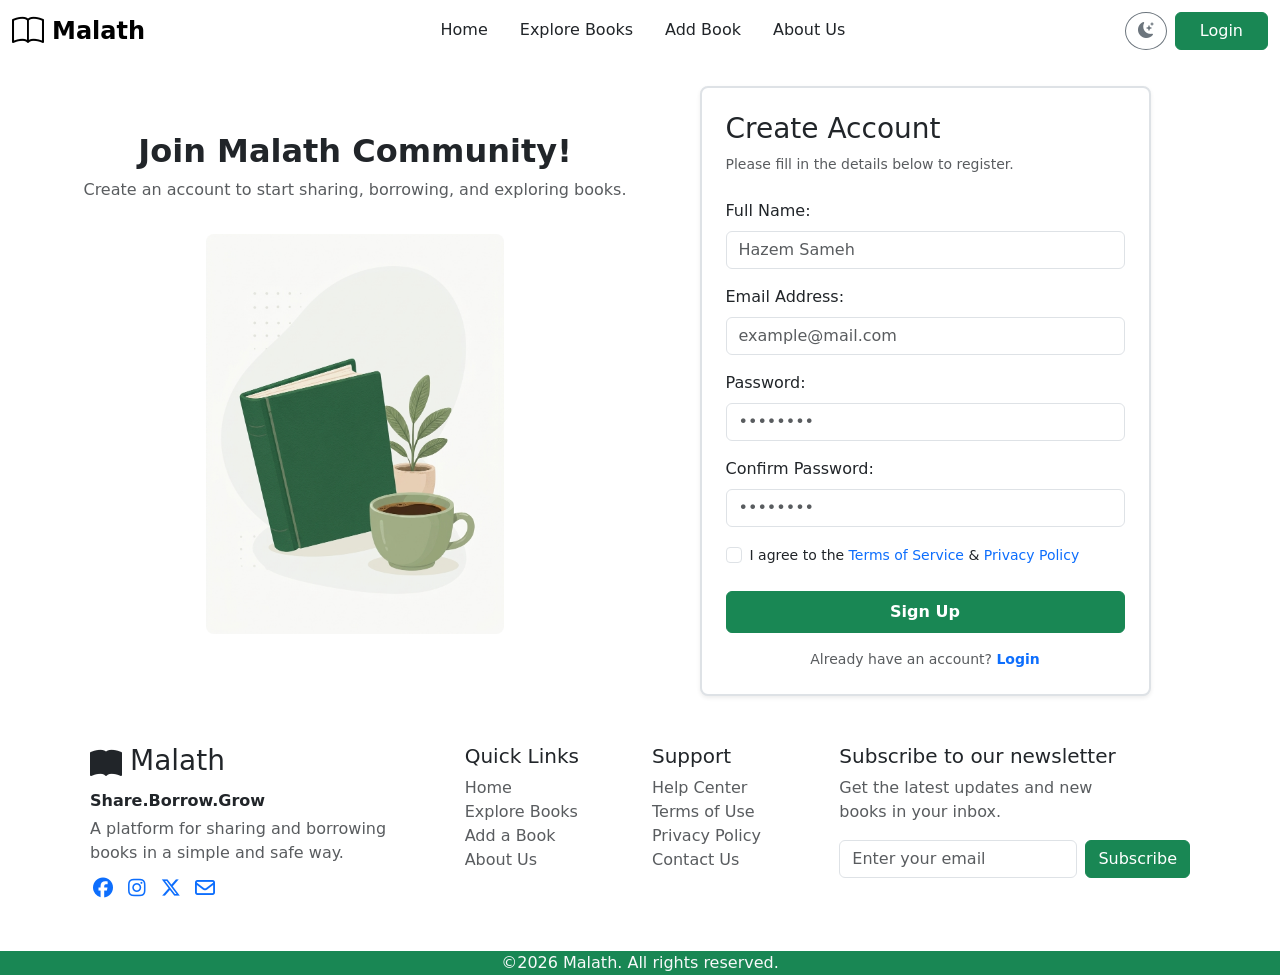
<file: sign-up.html>
<!DOCTYPE html>
<html lang="en">

<head>
  <meta charset="UTF-8">
  <meta name="viewport" content="width=device-width, initial-scale=1.0">
  <title>Malath - Sign Up</title>
  <link rel="stylesheet" href="./css/all.min.css">
  <link href="https://cdn.jsdelivr.net/npm/bootstrap@5.3.8/dist/css/bootstrap.min.css" rel="stylesheet"
    integrity="sha384-sRIl4kxILFvY47J16cr9ZwB07vP4J8+LH7qKQnuqkuIAvNWLzeN8tE5YBujZqJLB" crossorigin="anonymous">
  <link rel="stylesheet" href="https://cdn.jsdelivr.net/npm/bootstrap-icons@1.11.3/font/bootstrap-icons.min.css">
</head>

<body>
  <!--Start Nav-->
  <nav class="navbar navbar-expand-lg">
    <div class="container-fluid">

      <a class="navbar-brand d-flex align-items-center" href="./index.html">
        <i class="bi bi-book fs-2 me-2 text-green d-flex justify-content-center align-items-start"></i>
        <div>
          <span class="fw-bold brand-color fs-4 d-block lh-1 text-green">Malath</span>
        </div>
      </a>

      <button class="navbar-toggler" type="button" data-bs-toggle="collapse" data-bs-target="#navbarContent"
        aria-controls="navbarContent" aria-expanded="false" aria-label="Toggle navigation">
        <span class="navbar-toggler-icon"></span>
      </button>

      <div class="collapse navbar-collapse" id="navbarContent">
        <ul class="links navbar-nav nav-underline mx-auto mb-2 mb-lg-0 gap-lg-3 text-nowrap px-4">
          <li class="nav-item">
            <a class="nav-link text-body" href="./index.html">Home</a>
          </li>
          <li class="nav-item">
            <a class="nav-link text-body" href="./explore.html">Explore Books</a>
          </li>
          <li class="nav-item">
            <a class="nav-link text-body" href="./addBooks.html">Add Book</a>
          </li>
          <li class="nav-item">
            <a class="nav-link text-body" href="./about.html">About Us</a>
          </li>
        </ul>

        <div class="r-nav d-flex gap-2 my-1 align-items-center">
          <button class="btn btn-outline-secondary rounded-circle" id="themeToggleBtn" type="button"
            title="Toggle Theme">
            <i class="bi bi-moon-stars-fill" id="themeIcon"></i>
          </button>
          <a class="btn btn-success px-4 text-nowrap" href="./login.html">Login</a>
        </div>
      </div>

    </div>
  </nav>
  <!--End Nav-->

  <!-- Start Main Section -->
  <main class="container my-4">
    <div class="row align-items-center g-4">

      <div class="col-12 col-md-6 text-center">
        <h2 class="fw-bold">Join Malath Community!</h2>
        <p class="text-muted">Create an account to start sharing, borrowing, and exploring books.</p>
        <img class="img-fluid rounded-3 my-3" id="loginImg" style="max-height: 400px; object-fit: cover;"
          src="./assets/login Photo.jpg" alt="Sign Up">
      </div>

      <div class="col-12 col-md-6 col-lg-5 mx-auto">
        <div class="border border-2 rounded-3 p-4 bg-body shadow-sm">
          <form>
            <div class="signup-text">
              <h3 class="text-start mb-2">Create Account</h3>
              <p class="text-muted mb-4 small">Please fill in the details below to register.</p>
            </div>

            <div class="mb-3">
              <label for="fullName" class="form-label">Full Name:</label>
              <input type="text" id="fullName" class="form-control" name="FullName" placeholder="Hazem Sameh" required>
            </div>

            <div class="mb-3">
              <label for="email" class="form-label">Email Address:</label>
              <input type="email" id="email" class="form-control" name="Email" placeholder="example@mail.com" required>
            </div>

            <div class="mb-3">
              <label for="password" class="form-label">Password:</label>
              <input type="password" id="password" class="form-control" name="Password" placeholder="••••••••" required>
            </div>

            <div class="mb-3">
              <label for="confirmPassword" class="form-label">Confirm Password:</label>
              <input type="password" id="confirmPassword" class="form-control" name="ConfirmPassword"
                placeholder="••••••••" required>
            </div>

            <div class="mb-4 form-check">
              <input type="checkbox" id="terms" class="form-check-input" required>
              <label for="terms" class="form-check-label small">
                I agree to the <a href="#" class="text-green text-decoration-none">Terms of Service</a> & <a href="#"
                  class="text-green text-decoration-none">Privacy Policy</a>
              </label>
            </div>

            <button type="submit" class="btn btn-success w-100 py-2 fw-semibold">Sign Up</button>

            <p class="text-center text-muted small mt-3 mb-0">
              Already have an account? <a href="./login.html" class="text-green text-decoration-none fw-bold">Login</a>
            </p>
          </form>
        </div>
      </div>

    </div>
  </main>
  <!-- End Main Section -->

  <!--Start Footer-->
  <footer class="p-3 bg-section">
    <div class="container">
      <div class="row justify-content-md-between justify-content-lg-center align-items-start p-2">

        <div class="col-sm-6 col-lg-4 mb-4">
          <div class="d-flex align-items-center">
            <i class="bi bi-book-fill fs-2 me-2 text-green d-flex justify-content-center align-items-start"></i>
            <h3 class="text-green">Malath</h3>
          </div>
          <div class="fs-14">
            <p class="fw-bold my-1">Share.Borrow.Grow</p>
            <p class="text-muted mb-2">A platform for sharing and borrowing <br> books in a simple and safe way.</p>
          </div>
          <div class="icons m-0">
            <a href="#" class="text-green fs-5"><i class="fa-brands fa-facebook me-1"></i></a>
            <a href="#" class="text-green fs-5"><i class="fa-brands fa-instagram me-1"></i></a>
            <a href="#" class="text-green fs-5"><i class="fa-brands fa-x-twitter me-1"></i></a>
            <a href="#" class="text-green fs-5"><i class="fa-regular fa-envelope me-1"></i></a>
          </div>
        </div>

        <div class="col-sm-6 col-lg-2 mb-2">
          <h5>Quick Links</h5>
          <ul class="list-unstyled">
            <li><a href="./index.html" class="text-decoration-none text-muted fs-14">Home</a></li>
            <li><a href="./explore.html" class="text-decoration-none text-muted fs-14">Explore Books</a></li>
            <li><a href="./addBooks.html" class="text-decoration-none text-muted fs-14">Add a Book</a></li>
            <li><a href="./about.html" class="text-decoration-none text-muted fs-14">About Us</a></li>
          </ul>
        </div>

        <div class="col-sm-6 col-lg-2 mb-2">
          <h5>Support</h5>
          <ul class="list-unstyled">
            <li><a href="#" class="text-decoration-none text-muted fs-14">Help Center</a></li>
            <li><a href="#" class="text-decoration-none text-muted fs-14">Terms of Use</a></li>
            <li><a href="#" class="text-decoration-none text-muted fs-14">Privacy Policy</a></li>
            <li><a href="#" class="text-decoration-none text-muted fs-14">Contact Us</a></li>
          </ul>
        </div>

        <div class="col-sm-6 col-lg-4">
          <div class="info">
            <h5>Subscribe to our newsletter</h5>
            <p class="fs-14 text-muted">Get the latest updates and new <br> books in your inbox.</p>
          </div>

          <form class="d-flex">
            <input type="email" placeholder="Enter your email" class="form-control w-75 me-2">
            <input type="submit" value="Subscribe" class="btn btn-success">
          </form>
        </div>

      </div>
    </div>
  </footer>
  <p class="text-center bg-success my-0 text-light copy-right">&copy;2026 Malath. All rights reserved.</p>
  <!-- End Footer -->

  <!--Bootstrap-->
  <script src="https://cdn.jsdelivr.net/npm/bootstrap@5.3.8/dist/js/bootstrap.bundle.min.js"
    integrity="sha384-FKyoEForCGlyvwx9Hj09JcYn3nv7wiPVlz7YYwJrWVcXK/BmnVDxM+D2scQbITxI"
    crossorigin="anonymous"></script>

  <script src="./js/signup-DARKMODE.js"></script>
</body>

</html>
</file>
<file: css/style.css>
:root {
  --primary-green-color: #1e5e3a;
  --background-section: #f6f8f5;
}
/*Start Global*/
html {
  scroll-behavior: smooth;
}
* {
  margin: 0;
  padding: 0;
  box-sizing: border-box;
}
.text-green {
  color: var(--primary-green-color);
}
.fs-14 {
  font-size: 14px;
}
/*End Global*/

/*Start Nav*/
.navbar-nav .nav-link:hover,
.navbar-nav .nav-link.active {
  color: var(--primary-green-color) !important;
  font-weight: 600;
}

.nav-underline .nav-link.active,
.nav-underline .nav-link:hover {
  border-bottom-color: var(--primary-green-color) !important;
}
/*End Nav*/

/*Start Hero*/
.hero {
  background-color: #fafaf8;
  display: flex;
  align-items: center;
}

.btn-success:hover {
  background: var(--primary-green-color);
}
.btn-outline-success:hover {
  background: var(--primary-green-color);
  transition: all 1s;
}
.btn-success {
  background: var(--primary-green-color) !important;
  border: none;
}
/*End Hero*/

/*Start Footer*/
.bg-section {
  background-color: #e6ede6;
}
.bg-green{
  background-color: var(--primary-green-color);
}
.copy-right {
  background-color: var(--primary-green-color) !important;
}
/*End Footer*/

/*Start About Page*/
.icon {
  width: 40px;
  height: 40px;
  display: flex !important;
  justify-content: center;
  align-items: center;
  flex-shrink: 0;
  border-radius: 50%;
  -webkit-border-radius: 50%;
  -moz-border-radius: 50%;
  -ms-border-radius: 50%;
  -o-border-radius: 50%;
}
.count {
  background-color: #ebf1ec;
  color: var(--primary-green-color);
  width: 60px;
  height: 60px;
  display: flex;
  justify-content: center;
  align-items: center;
  flex-shrink: 0;
  border-radius: 50%;
  -webkit-border-radius: 50%;
  -moz-border-radius: 50%;
  -ms-border-radius: 50%;
  -o-border-radius: 50%;
}
#description {
  padding-left: 300px;
}
#mission{
  overflow: hidden;
  background-image: url('../assets/mission-light.jpg');
  background-size: cover;
  background-position: center;
  border-radius: 8px;
  -webkit-border-radius: 8px;
  -moz-border-radius: 8px;
  -ms-border-radius: 8px;
  -o-border-radius: 8px;
}
@media (max-width: 767px) {
  .landing {
    flex-direction: column !important;
  }
  .landing-image,
  .landing-image img {
    width: 100% !important;
  }
   #mission{
    background-image: url('../assets/mission-mobile.jpg');
    background-attachment: fixed;
    margin-bottom: 15px;  
   }
   #description {
    padding-left: 25px;
  }
}
@media (min-width: 768px){
  #description{
    padding-left: 400px;
  }

}
@media (min-width: 992px){
  #description{
    padding-left: 360px;
  }
}


/*End About Page*/

/* Custom Styles overriding or adding to Bootstrap */

/* 1. Global Styles */
body {
  font-family: "Segoe UI", Tahoma, Geneva, Verdana, sans-serif;
  background-color: #f8f9fa; /* لون خلفية مريح للعين */
}

/* 2. Custom Navbar Styling */
.navbar-brand {
  font-size: 1.5rem;
  color: #0d6efd !important; /* توحيد لون اللوجو بلون البراند */
}

.nav-link.active {
  font-weight: bold;
  border-bottom: 2px solid #0d6efd; /* خط تحت اسم الصفحة النشطة */
}

/* 3. Search Section */
.explore-search h1 {
  color: #212529;
}

/* Customizing Search Input Focus */
.explore-search .form-control:focus {
  border-color: #0d6efd;
  box-shadow: 0 0 8px rgba(13, 110, 253, 0.25);
}

/* 4. Job Cards Enhancements */
.card {
  border: none;
  transition:
    transform 0.2s ease,
    box-shadow 0.2s ease; /* انيميشن عند التحويم */
}

/* Hover Effect on Cards */
.card:hover {
  transform: translateY(-5px); /* رفع الكارت لفوق سنّة بسيطة */
  box-shadow: 0 8px 16px rgba(0, 0, 0, 0.1) !important;
}

/* Company Logo inside Card */
.card-img-top {
  object-fit: contain;
  height: 50px;
}

/* 5. Footer Customization */
footer {
  font-size: 0.9rem;
  border-top: 1px solid #343a40;
}

/* GLOBAL VARIABLES  */
:root {
  --primary-green: #198754;
  --hover-shadow: 0 8px 20px rgba(0, 0, 0, 0.1);
}

body {
  font-family: "Inter", sans-serif;
  color: #212529;
}

.text-green {
  color: var(--primary-green) !important;
}

/*  SEARCH BAR  */

.input-group:focus-within {
  box-shadow: 0 0 0 0.25rem rgba(25, 135, 84, 0.2) !important;
  border-color: var(--primary-green) !important;
}

.input-group .form-control:focus {
  box-shadow: none;
} 
/*  FILTER BUTTONS */
.btn-filter {
  background-color: #ffffff;
  color: #6c757d;
  border: 1px solid #dee2e6;
  border-radius: 50px;
  padding: 8px 20px;
  font-size: 14px;
  transition: all 0.3s ease;
}

/* Active category indicator */
.btn-filter.active {
  background-color: var(--primary-green);
  color: #ffffff;
  border-color: var(--primary-green);
  box-shadow: 0 4px 10px rgba(25, 135, 84, 0.25);
}

/*  BOOK CARDS */
.book-card {
  border: 1px solid rgba(0, 0, 0, 0.08);
  border-radius: 12px;
  transition:
    transform 0.3s ease,
    box-shadow 0.3s ease;
}

.book-card:hover {
  transform: translateY(-5px);
  box-shadow: var(--hover-shadow);
}

.book-cover {
  width: 120px;
  height: 170px;
  object-fit: cover;
  flex-shrink: 0;
  border-radius: 8px;
}

.badge-category {
  background-color: rgba(25, 135, 84, 0.1);
  color: var(--primary-green);
  font-weight: 600;
}

.status-available {
  color: var(--primary-green);
  font-size: 13px;
  font-weight: 600;
}

/* start add book css */

.breadcrumb-item + .breadcrumb-item::before {
  content: ">";
  color: var(--text-muted);
}

.form-control:focus,
.form-select:focus {
  box-shadow: 0 0 0 0.25rem #18703d !important;
}
.guide-icon-box {
  width: 42px;
  height: 42px;
  min-width: 42px;
  background-color: #eaf3ed;
  color: #1b5e3a;
  border-radius: 50%;
  display: flex;
  align-items: center;
  justify-content: center;
  font-size: 1.2rem;
}
.upload-label {
  display: block;
  font-weight: 600;
  margin-bottom: 8px;
}

.upload-box {
  border: 1px dashed #aaa;
  border-radius: 8px;
  padding: 25px;
  text-align: center;
  cursor: pointer;
  transition: 0.3s;
}

.upload-box:hover {
  border-color: #198754;
  background-color: #f8fff9;
}

#bookImages {
  display: none;
}

.upload-content {
  cursor: pointer;
  width: 100%;
}

.upload-icon {
  font-size: 30px;
  color: #198754;
  margin-bottom: 8px;
}

.upload-content p {
  margin: 0;
  font-weight: 600;
}

.upload-content span {
  display: block;
  margin: 5px 0;
  color: #666;
}

.upload-content small {
  color: #888;
}

.upload-note {
  display: block;
  margin-top: 8px;
  color: #777;
}
/* end add book css */
</file>
